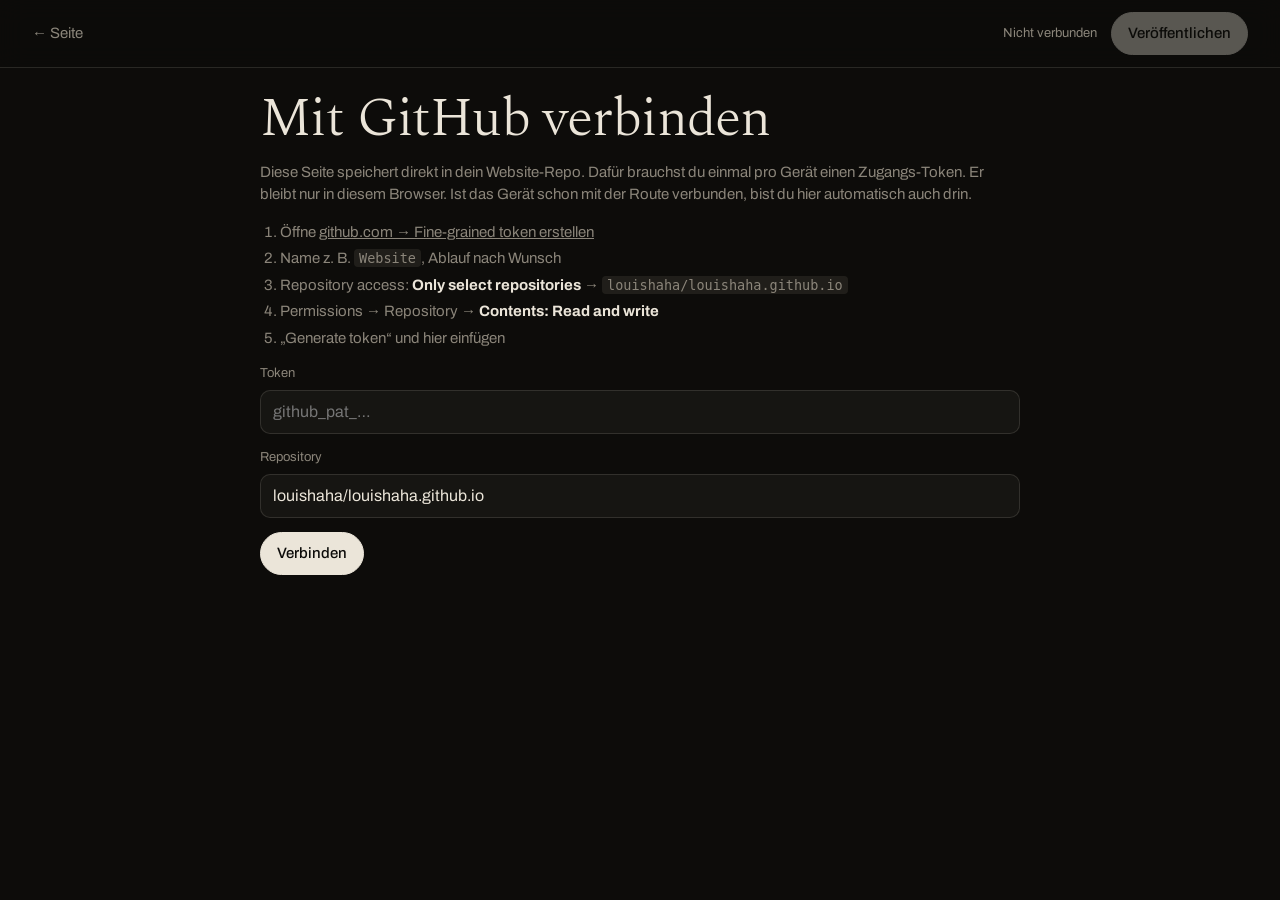
<file: admin/index.html>
<!doctype html>
<html lang="de" data-theme="dark">
<head>
  <meta charset="utf-8">
  <meta name="viewport" content="width=device-width, initial-scale=1, viewport-fit=cover">
  <title>Bearbeiten — Louis Koller</title>
  <meta name="robots" content="noindex, nofollow">
  <meta name="theme-color" content="#0d0c0a">
  <link rel="icon" href="data:image/svg+xml,%3Csvg xmlns='http://www.w3.org/2000/svg' viewBox='0 0 32 32'%3E%3Crect width='32' height='32' fill='%230d0c0a'/%3E%3Ccircle cx='16' cy='16' r='6' fill='%23ff3b1f'/%3E%3C/svg%3E">
  <link rel="stylesheet" href="/assets/css/fonts.css?v=2">
  <link rel="stylesheet" href="/admin/admin.css?v=1">
</head>
<body>
  <header class="bar">
    <a class="bar__back" href="/">← Seite</a>
    <span class="bar__status" data-status aria-live="polite">Lade …</span>
    <button class="btn btn--accent" type="button" data-publish disabled>Veröffentlichen</button>
  </header>
  <nav class="tabs" data-tabs hidden>
    <button type="button" data-tab="photos">Fotos</button>
    <button type="button" data-tab="series">Serien</button>
    <button type="button" data-tab="films">Film</button>
    <button type="button" data-tab="info">Info</button>
    <button type="button" data-tab="settings">Einstellungen</button>
  </nav>
  <main class="main" data-main></main>
  <div class="sheet" data-sheet hidden>
    <div class="sheet__box" data-sheet-box></div>
  </div>
  <div class="toast" data-toast hidden></div>
  <input type="file" accept="image/jpeg,image/png,image/webp,image/heic,image/heif" multiple hidden data-pick-photos>
  <input type="file" accept="video/mp4,video/quicktime,video/webm,.mp4,.mov,.m4v,.webm" hidden data-pick-video>
  <input type="file" accept="image/*" hidden data-pick-poster>
  <script src="/admin/exif.js?v=1"></script>
  <script src="/admin/admin.js?v=1"></script>
</body>
</html>
</file>
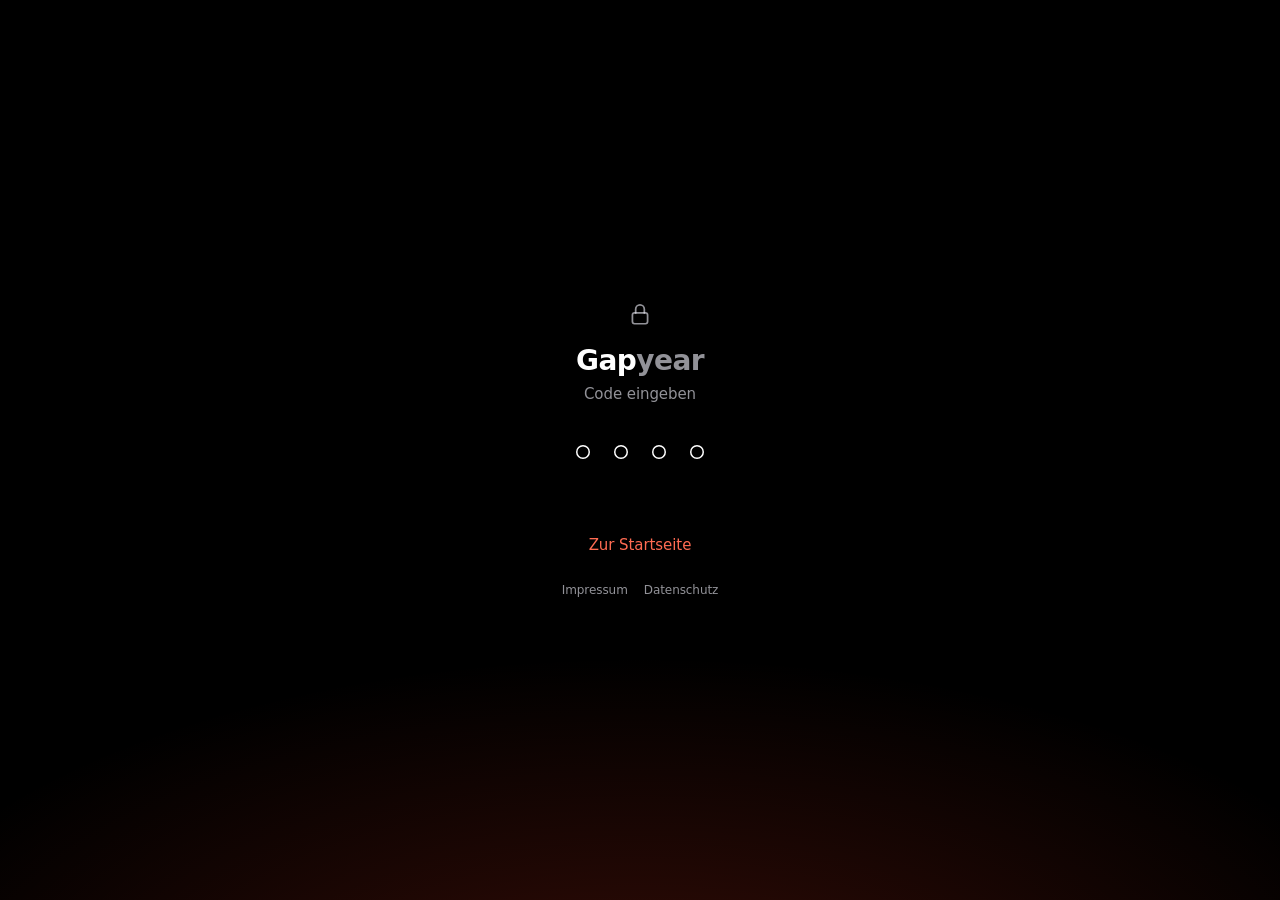
<file: route/admin.html>
<!doctype html>
<html lang="de">
<head>
  <meta charset="utf-8">
  <meta name="viewport" content="width=device-width, initial-scale=1, viewport-fit=cover">
  <title>Route bearbeiten — Louis Koller</title>
  <meta name="robots" content="noindex, nofollow">
  <meta name="theme-color" content="#000000">
  <link rel="icon" href="data:image/svg+xml,%3Csvg xmlns='http://www.w3.org/2000/svg' viewBox='0 0 32 32'%3E%3Crect width='32' height='32' fill='%230d0c0a'/%3E%3Ccircle cx='16' cy='16' r='6' fill='%23ff3b1f'/%3E%3C/svg%3E">
  <link rel="stylesheet" href="vendor/maplibre-gl.css?v=5.24.0">
  <link rel="stylesheet" href="route.css?v=6">
  <script>
    document.documentElement.classList.add("checking");
    try { if (localStorage.getItem("lk-route-key") === "c07e31de") document.documentElement.classList.add("unlocked"); } catch (e) {}
  </script>
</head>
<body>
  <div class="gate" data-gate>
    <div class="gate__box">
      <svg class="gate__lock" viewBox="0 0 24 24" fill="none" stroke="currentColor" stroke-width="1.6" stroke-linecap="round" aria-hidden="true"><rect x="5" y="11" width="14" height="10" rx="2"/><path d="M8 11V7.5a4 4 0 0 1 8 0V11"/></svg>
      <h1 class="gate__title">Gap<em>year</em></h1>
      <p class="gate__sub">Code eingeben</p>
      <div class="code" role="group" aria-label="Code eingeben">
        <input class="code__input" type="text" inputmode="numeric" pattern="[0-9]*" autocomplete="off" maxlength="4" aria-label="Vierstelliger Code">
        <span class="code__slot"></span><span class="code__slot"></span><span class="code__slot"></span><span class="code__slot"></span>
      </div>
      <p class="gate__hint" data-gate-hint aria-live="polite"></p>
      <a class="gate__back" href="/">Zur Startseite</a>
      <p class="legal-links"><a href="/impressum/">Impressum</a><a href="/datenschutz/">Datenschutz</a></p>
    </div>
  </div>

  <div class="adm">
    <header class="adm__bar">
      <a class="chip" href="./"><svg viewBox="0 0 12 20" aria-hidden="true"><path d="M10 2 2 10l8 8" fill="none" stroke="currentColor" stroke-width="2.6" stroke-linecap="round" stroke-linejoin="round"/></svg>Ansicht</a>
      <span class="adm__status" data-status data-kind="" aria-live="polite">Lade …</span>
      <button class="btn btn--accent" type="button" data-publish disabled>Veröffentlichen</button>
    </header>
    <div class="adm__main">
      <section class="adm__side">
        <nav class="tabs" aria-label="Bereiche" data-tabs hidden>
          <div class="seg" style="--n:4">
            <button class="tab" type="button" data-tab="orte">Orte</button>
            <button class="tab" type="button" data-tab="posts">Beiträge</button>
            <button class="tab" type="button" data-tab="here">Standort</button>
            <button class="tab" type="button" data-tab="general">Allgemein</button>
          </div>
        </nav>
        <div data-pane></div>
      </section>
      <div class="adm__map">
        <div class="map" id="map"></div>
        <span class="chip adm__pick" data-pick-hint hidden>Tippe auf die Karte oder ziehe den Marker</span>
      </div>
    </div>
  </div>

  <script src="vendor/maplibre-gl.js?v=5.24.0"></script>
  <script src="common.js?v=4"></script>
  <script src="admin.js?v=4"></script>
</body>
</html>
</file>
<file: assets/css/fonts.css>
/* Self-hosted fonts (no request to Google). Spectral & Archivo, SIL Open Font License 1.1 (see OFL-*.txt). */
@font-face {
  font-family: 'Spectral';
  font-style: normal;
  font-display: swap;
  font-weight: 300;
  src: url(../fonts/spectral-latin-ext-300-normal.woff2) format('woff2');
}
@font-face {
  font-family: 'Spectral';
  font-style: normal;
  font-display: swap;
  font-weight: 300;
  src: url(../fonts/spectral-latin-300-normal.woff2) format('woff2');
}
@font-face {
  font-family: 'Spectral';
  font-style: italic;
  font-display: swap;
  font-weight: 300;
  src: url(../fonts/spectral-latin-ext-300-italic.woff2) format('woff2');
}
@font-face {
  font-family: 'Spectral';
  font-style: italic;
  font-display: swap;
  font-weight: 300;
  src: url(../fonts/spectral-latin-300-italic.woff2) format('woff2');
}
@font-face {
  font-family: 'Spectral';
  font-style: normal;
  font-display: swap;
  font-weight: 400;
  src: url(../fonts/spectral-latin-ext-400-normal.woff2) format('woff2');
}
@font-face {
  font-family: 'Spectral';
  font-style: normal;
  font-display: swap;
  font-weight: 400;
  src: url(../fonts/spectral-latin-400-normal.woff2) format('woff2');
}
@font-face {
  font-family: 'Spectral';
  font-style: italic;
  font-display: swap;
  font-weight: 400;
  src: url(../fonts/spectral-latin-ext-400-italic.woff2) format('woff2');
}
@font-face {
  font-family: 'Spectral';
  font-style: italic;
  font-display: swap;
  font-weight: 400;
  src: url(../fonts/spectral-latin-400-italic.woff2) format('woff2');
}
@font-face {
  font-family: 'Archivo';
  font-style: normal;
  font-display: swap;
  font-weight: 100 900;
  font-stretch: 62% 125%;
  src: url(../fonts/archivo-latin-ext-wdth-normal.woff2) format('woff2');
  unicode-range: U+0100-02BA,U+02BD-02C5,U+02C7-02CC,U+02CE-02D7,U+02DD-02FF,U+0304,U+0308,U+0329,U+1D00-1DBF,U+1E00-1E9F,U+1EF2-1EFF,U+2020,U+20A0-20AB,U+20AD-20C0,U+2113,U+2C60-2C7F,U+A720-A7FF;
}
@font-face {
  font-family: 'Archivo';
  font-style: normal;
  font-display: swap;
  font-weight: 100 900;
  font-stretch: 62% 125%;
  src: url(../fonts/archivo-latin-wdth-normal.woff2) format('woff2');
  unicode-range: U+0000-00FF,U+0131,U+0152-0153,U+02BB-02BC,U+02C6,U+02DA,U+02DC,U+0304,U+0308,U+0329,U+2000-206F,U+20AC,U+2122,U+2191,U+2193,U+2212,U+2215,U+FEFF,U+FFFD;
}
</file>
<file: admin/admin.css>
/* Admin — plain and sturdy, in the colours of the site */
:root {
  --bg: #0d0c0a; --bg2: #161512; --bg3: #201e1a; --fg: #ebe5d9; --muted: #8b857a;
  --line: rgba(235, 229, 217, 0.13); --accent: #ff3b1f; --ok: #7ed37a;
  --serif: "Spectral", Georgia, serif; --sans: "Archivo", "Helvetica Neue", Arial, sans-serif;
  --gutter: clamp(14px, 3vw, 32px);
}
* { box-sizing: border-box; }
html { -webkit-text-size-adjust: 100%; }
body { margin: 0; background: var(--bg); color: var(--fg); font: 15px/1.5 var(--sans); -webkit-font-smoothing: antialiased; }
.sheet-open { overflow: hidden; }
a { color: inherit; }
img { display: block; max-width: 100%; }
[hidden] { display: none !important; }
button { font: inherit; color: inherit; background: none; border: 0; padding: 0; cursor: pointer; }
button:disabled { opacity: 0.35; cursor: default; }
code { font: 0.9em ui-monospace, SFMono-Regular, Menlo, monospace; background: var(--bg3); padding: 1px 5px; border-radius: 4px; }
h1 { font: 300 clamp(2.2rem, 5vw, 3.4rem)/1 var(--serif); letter-spacing: -0.02em; margin: 0 0 8px; }
h1 small, h3 small { font: 400 13px var(--sans); color: var(--muted); margin-left: 8px; letter-spacing: 0; }
h2 { font: 300 1.7rem/1.1 var(--serif); margin: 0 0 6px; }
h3 { font: 500 14px var(--sans); margin: 26px 0 10px; }
.muted { color: var(--muted); }
.small { font-size: 13px; }
.link { color: var(--fg); text-decoration: underline; text-underline-offset: 3px; }

.bar {
  position: sticky; top: 0; z-index: 20;
  display: flex; align-items: center; gap: 14px;
  padding: 12px var(--gutter);
  background: rgba(13, 12, 10, 0.92);
  -webkit-backdrop-filter: blur(12px); backdrop-filter: blur(12px);
  border-bottom: 1px solid var(--line);
}
.bar__back { text-decoration: none; color: var(--muted); }
.bar__status { flex: 1; font-size: 13px; color: var(--muted); text-align: right; overflow: hidden; text-overflow: ellipsis; white-space: nowrap; }
.bar__status[data-kind="dirty"] { color: #f0c46a; }
.bar__status[data-kind="ok"] { color: var(--ok); }
.bar__status[data-kind="err"] { color: var(--accent); white-space: normal; }
.tabs { display: flex; gap: 4px; padding: 10px var(--gutter); overflow-x: auto; border-bottom: 1px solid var(--line); scrollbar-width: none; }
.tabs button { padding: 7px 14px; border-radius: 99px; color: var(--muted); white-space: nowrap; }
.tabs button.is-on { background: var(--fg); color: var(--bg); }

.btn { display: inline-flex; align-items: center; gap: 6px; padding: 9px 16px; border-radius: 99px; border: 1px solid var(--line); background: var(--bg2); white-space: nowrap; }
.btn--accent { background: var(--fg); color: var(--bg); border-color: var(--fg); font-weight: 500; }
.btn--danger { color: var(--accent); border-color: rgba(255, 59, 31, 0.4); }
.btns { display: flex; gap: 8px; flex-wrap: wrap; }

.main { padding: 24px var(--gutter) 80px; }
.pane { max-width: 1200px; margin: 0 auto; }
.narrow { max-width: 760px; }
.head { display: flex; justify-content: space-between; align-items: flex-end; gap: 16px; flex-wrap: wrap; margin-bottom: 18px; }
.head p { margin: 0; }

.field { display: grid; gap: 6px; margin: 0 0 14px; }
.field__l { font-size: 13px; color: var(--muted); }
.field__h { font-size: 12px; color: var(--muted); }
.inp {
  width: 100%; padding: 10px 12px; border-radius: 10px;
  border: 1px solid var(--line); background: var(--bg2); color: var(--fg);
  font: 16px/1.4 var(--sans); /* 16px: no zoom on iPhones */
}
.inp:focus { outline: none; border-color: var(--fg); }
textarea.inp { resize: vertical; }
select.inp { appearance: none; background-image: linear-gradient(45deg, transparent 50%, var(--muted) 50%), linear-gradient(135deg, var(--muted) 50%, transparent 50%); background-position: calc(100% - 18px) 55%, calc(100% - 13px) 55%; background-size: 5px 5px; background-repeat: no-repeat; }
.cols { display: grid; grid-template-columns: 1fr 1fr; gap: 0 12px; }
.cols--3 { grid-template-columns: repeat(3, 1fr); }
.cols--4 { grid-template-columns: repeat(4, 1fr); }
@media (max-width: 640px) { .cols--3, .cols--4 { grid-template-columns: 1fr 1fr; } .cols--3 { grid-template-columns: 1fr; } }
.i18n { margin-top: 2px; }
.i18n summary { font-size: 12.5px; color: var(--muted); cursor: pointer; padding: 4px 0; }
.i18n[open] { display: grid; gap: 6px; }
.i18n__l { font-size: 12px; color: var(--muted); margin-top: 4px; }
.checks { display: flex; flex-wrap: wrap; gap: 8px 18px; margin: 4px 0 8px; }
.checks label { display: inline-flex; gap: 8px; align-items: center; }
.checks input { width: 18px; height: 18px; accent-color: var(--accent); }
.steps { padding-left: 20px; color: var(--muted); }
.steps li { margin: 4px 0; }
.steps b { color: var(--fg); }
.danger { margin-top: 30px; padding-top: 16px; border-top: 1px solid var(--line); display: flex; align-items: center; gap: 12px; flex-wrap: wrap; }

.drop { border: 1px dashed var(--line); border-radius: 12px; padding: 18px; text-align: center; color: var(--muted); margin-bottom: 14px; transition: border-color 0.2s, background 0.2s; }
.drop.is-over { border-color: var(--fg); background: var(--bg2); color: var(--fg); }
@media (hover: none) { .drop { display: none; } }
.filters { display: flex; gap: 6px; flex-wrap: wrap; margin-bottom: 16px; }
.filters button { padding: 5px 12px; border-radius: 99px; border: 1px solid var(--line); color: var(--muted); font-size: 13px; }
.filters button.is-on { color: var(--fg); border-color: var(--fg); }

.cards { list-style: none; margin: 0; padding: 0; display: grid; grid-template-columns: repeat(auto-fill, minmax(170px, 1fr)); gap: 16px 12px; }
@media (max-width: 480px) { .cards { grid-template-columns: 1fr 1fr; gap: 12px 8px; } }
.card__img { display: block; width: 100%; aspect-ratio: 4 / 3; border-radius: 8px; overflow: hidden; background: var(--bg2); }
.card__img img { width: 100%; height: 100%; object-fit: cover; }
.card.is-sel .card__img { outline: 2px solid var(--fg); outline-offset: 2px; }
.card__row { display: flex; justify-content: space-between; align-items: center; gap: 6px; margin-top: 8px; }
.card__t { font-family: var(--serif); font-size: 1.05rem; line-height: 1.15; overflow: hidden; text-overflow: ellipsis; white-space: nowrap; }
.card__s { display: block; font-size: 12px; color: var(--muted); }
.star { font-size: 20px; line-height: 1; color: var(--muted); padding: 4px; margin: -4px; }
.star.is-on { color: #f0c46a; }
.new { color: #f0c46a; font-weight: 500; }

.rows { list-style: none; margin: 0; padding: 0; border-top: 1px solid var(--line); }
.rowitem { display: flex; align-items: center; gap: 10px; border-bottom: 1px solid var(--line); padding: 10px 0; }
.rowitem__main { flex: 1; display: flex; align-items: center; gap: 14px; text-align: left; min-width: 0; }
.rowitem__main img, .ph0 { width: 84px; height: 56px; object-fit: cover; border-radius: 6px; background: var(--bg2); flex: none; }
.rowitem__main > span { display: grid; min-width: 0; }
.rowitem__main b { font: 300 1.4rem/1.15 var(--serif); }
.move { display: inline-flex; gap: 4px; }
.move button { width: 32px; height: 32px; border-radius: 8px; border: 1px solid var(--line); background: var(--bg2); }

.sheet { position: fixed; inset: 0; z-index: 50; background: rgba(0, 0, 0, 0.6); display: flex; justify-content: flex-end; }
.sheet__box { width: min(640px, 100%); height: 100%; overflow-y: auto; background: var(--bg); border-left: 1px solid var(--line); padding: 0 var(--gutter) 60px; overscroll-behavior: contain; }
.sheet__head { position: sticky; top: 0; z-index: 2; display: flex; justify-content: space-between; align-items: center; padding: 14px 0; background: var(--bg); border-bottom: 1px solid var(--line); margin-bottom: 16px; }
.sheet__head h2 { margin: 0; }
.sheet__img { max-height: 280px; width: auto; border-radius: 8px; margin: 0 0 14px; }
@media (max-width: 640px) { .sheet__box { border-left: 0; } }

.strip { list-style: none; margin: 0; padding: 0; display: grid; grid-template-columns: repeat(auto-fill, minmax(120px, 1fr)); gap: 12px 8px; }
.strip li { display: grid; gap: 4px; }
.strip__img { aspect-ratio: 3 / 2; border-radius: 6px; overflow: hidden; }
.strip__img img { width: 100%; height: 100%; object-fit: cover; }
.strip li.is-cover .strip__img { outline: 2px solid #f0c46a; outline-offset: 2px; }
.strip li.is-cover .strip__t::after { content: " · Titelbild"; color: #f0c46a; }
.strip__t { font-size: 12px; color: var(--muted); white-space: nowrap; overflow: hidden; text-overflow: ellipsis; }
.strip .move button { width: 28px; height: 28px; font-size: 13px; }
.more { margin-top: 18px; }
.more summary { cursor: pointer; color: var(--muted); padding: 6px 0; }
.pick { list-style: none; margin: 10px 0 0; padding: 0; display: grid; grid-template-columns: repeat(auto-fill, minmax(100px, 1fr)); gap: 10px 8px; }
.pick button { display: grid; gap: 4px; text-align: left; width: 100%; }
.pick img { aspect-ratio: 3 / 2; width: 100%; object-fit: cover; border-radius: 6px; }
.pick span { font-size: 12px; color: var(--muted); white-space: nowrap; overflow: hidden; text-overflow: ellipsis; }

.facts-ed { list-style: none; margin: 20px 0; padding: 0; display: grid; gap: 14px; }
.facts-ed li { border: 1px solid var(--line); border-radius: 12px; padding: 12px; }
.facts-ed__head { display: flex; justify-content: flex-end; margin-bottom: 8px; }
.facts-ed .cols > div { display: grid; gap: 6px; }

.switch-card { display: flex; gap: 20px; align-items: flex-start; justify-content: space-between; border: 1px solid var(--line); border-radius: 14px; padding: 18px; margin: 18px 0; }
.switch-card.is-on { border-color: var(--fg); }
.switch-card p { margin: 0 0 10px; }
.toggle { position: relative; flex: none; width: 54px; height: 32px; border-radius: 99px; background: var(--bg3); border: 1px solid var(--line); transition: background 0.25s; }
.toggle span { position: absolute; top: 3px; left: 3px; width: 24px; height: 24px; border-radius: 50%; background: var(--fg); transition: transform 0.25s; }
.toggle[aria-checked="true"] { background: var(--accent); border-color: var(--accent); }
.toggle[aria-checked="true"] span { transform: translateX(22px); }

.toast { position: fixed; left: 50%; bottom: max(20px, env(safe-area-inset-bottom)); transform: translateX(-50%); z-index: 60; max-width: min(520px, calc(100vw - 32px)); background: var(--fg); color: var(--bg); padding: 12px 16px; border-radius: 12px; box-shadow: 0 16px 40px rgba(0, 0, 0, 0.4); font-size: 14px; }
</file>
<file: route/vendor/maplibre-gl.css>
.maplibregl-map{font:12px/20px Helvetica Neue,Arial,Helvetica,sans-serif;overflow:hidden;position:relative;-webkit-tap-highlight-color:rgb(0 0 0/0)}.maplibregl-canvas{left:0;position:absolute;top:0}.maplibregl-map:fullscreen{height:100%;width:100%}.maplibregl-ctrl-group button.maplibregl-ctrl-compass{touch-action:none}.maplibregl-canvas-container.maplibregl-interactive,.maplibregl-ctrl-group button.maplibregl-ctrl-compass{cursor:grab;-webkit-user-select:none;-moz-user-select:none;user-select:none}.maplibregl-canvas-container.maplibregl-interactive.maplibregl-track-pointer{cursor:pointer}.maplibregl-canvas-container.maplibregl-interactive:active,.maplibregl-ctrl-group button.maplibregl-ctrl-compass:active{cursor:grabbing}.maplibregl-canvas-container.maplibregl-touch-zoom-rotate,.maplibregl-canvas-container.maplibregl-touch-zoom-rotate .maplibregl-canvas{touch-action:pan-x pan-y}.maplibregl-canvas-container.maplibregl-touch-drag-pan,.maplibregl-canvas-container.maplibregl-touch-drag-pan .maplibregl-canvas{touch-action:pinch-zoom}.maplibregl-canvas-container.maplibregl-touch-zoom-rotate.maplibregl-touch-drag-pan,.maplibregl-canvas-container.maplibregl-touch-zoom-rotate.maplibregl-touch-drag-pan .maplibregl-canvas{touch-action:none}.maplibregl-canvas-container.maplibregl-touch-drag-pan.maplibregl-cooperative-gestures,.maplibregl-canvas-container.maplibregl-touch-drag-pan.maplibregl-cooperative-gestures .maplibregl-canvas{touch-action:pan-x pan-y}.maplibregl-ctrl-bottom-left,.maplibregl-ctrl-bottom-right,.maplibregl-ctrl-top-left,.maplibregl-ctrl-top-right{pointer-events:none;position:absolute;z-index:2}.maplibregl-ctrl-top-left{left:0;top:0}.maplibregl-ctrl-top-right{right:0;top:0}.maplibregl-ctrl-bottom-left{bottom:0;left:0}.maplibregl-ctrl-bottom-right{bottom:0;right:0}.maplibregl-ctrl{clear:both;pointer-events:auto;transform:translate(0)}.maplibregl-ctrl-top-left .maplibregl-ctrl{float:left;margin:10px 0 0 10px}.maplibregl-ctrl-top-right .maplibregl-ctrl{float:right;margin:10px 10px 0 0}.maplibregl-ctrl-bottom-left .maplibregl-ctrl{float:left;margin:0 0 10px 10px}.maplibregl-ctrl-bottom-right .maplibregl-ctrl{float:right;margin:0 10px 10px 0}.maplibregl-ctrl-group{background:#fff;border-radius:4px}.maplibregl-ctrl-group:not(:empty){box-shadow:0 0 0 2px rgba(0,0,0,.1)}@media (forced-colors:active){.maplibregl-ctrl-group:not(:empty){box-shadow:0 0 0 2px ButtonText}}.maplibregl-ctrl-group button{background-color:transparent;border:0;box-sizing:border-box;cursor:pointer;display:block;height:29px;outline:none;padding:0;width:29px}.maplibregl-ctrl-group button+button{border-top:1px solid #ddd}.maplibregl-ctrl button .maplibregl-ctrl-icon{background-position:50%;background-repeat:no-repeat;display:block;height:100%;width:100%}@media (forced-colors:active){.maplibregl-ctrl-icon{background-color:transparent}.maplibregl-ctrl-group button+button{border-top:1px solid ButtonText}}.maplibregl-ctrl button::-moz-focus-inner{border:0;padding:0}.maplibregl-ctrl-attrib-button:focus,.maplibregl-ctrl-group button:focus{box-shadow:0 0 2px 2px #0096ff}.maplibregl-ctrl button:disabled{cursor:not-allowed}.maplibregl-ctrl button:disabled .maplibregl-ctrl-icon{opacity:.25}@media (hover:hover){.maplibregl-ctrl button:not(:disabled):hover{background-color:rgba(0,0,0,.05)}}.maplibregl-ctrl button:not(:disabled):active{background-color:rgba(0,0,0,.05)}.maplibregl-ctrl-group button:focus:focus-visible{box-shadow:0 0 2px 2px #0096ff}.maplibregl-ctrl-group button:focus:not(:focus-visible){box-shadow:none}.maplibregl-ctrl-group button:focus:first-child{border-radius:4px 4px 0 0}.maplibregl-ctrl-group button:focus:last-child{border-radius:0 0 4px 4px}.maplibregl-ctrl-group button:focus:only-child{border-radius:inherit}.maplibregl-ctrl button.maplibregl-ctrl-zoom-out .maplibregl-ctrl-icon{background-image:url("data:image/svg+xml;charset=utf-8,%3Csvg xmlns='http://www.w3.org/2000/svg' width='29' height='29' fill='%23333' viewBox='0 0 29 29'%3E%3Cpath d='M10 13c-.75 0-1.5.75-1.5 1.5S9.25 16 10 16h9c.75 0 1.5-.75 1.5-1.5S19.75 13 19 13z'/%3E%3C/svg%3E")}.maplibregl-ctrl button.maplibregl-ctrl-zoom-in .maplibregl-ctrl-icon{background-image:url("data:image/svg+xml;charset=utf-8,%3Csvg xmlns='http://www.w3.org/2000/svg' width='29' height='29' fill='%23333' viewBox='0 0 29 29'%3E%3Cpath d='M14.5 8.5c-.75 0-1.5.75-1.5 1.5v3h-3c-.75 0-1.5.75-1.5 1.5S9.25 16 10 16h3v3c0 .75.75 1.5 1.5 1.5S16 19.75 16 19v-3h3c.75 0 1.5-.75 1.5-1.5S19.75 13 19 13h-3v-3c0-.75-.75-1.5-1.5-1.5'/%3E%3C/svg%3E")}@media (forced-colors:active){.maplibregl-ctrl button.maplibregl-ctrl-zoom-out .maplibregl-ctrl-icon{background-image:url("data:image/svg+xml;charset=utf-8,%3Csvg xmlns='http://www.w3.org/2000/svg' width='29' height='29' fill='%23fff' viewBox='0 0 29 29'%3E%3Cpath d='M10 13c-.75 0-1.5.75-1.5 1.5S9.25 16 10 16h9c.75 0 1.5-.75 1.5-1.5S19.75 13 19 13z'/%3E%3C/svg%3E")}.maplibregl-ctrl button.maplibregl-ctrl-zoom-in .maplibregl-ctrl-icon{background-image:url("data:image/svg+xml;charset=utf-8,%3Csvg xmlns='http://www.w3.org/2000/svg' width='29' height='29' fill='%23fff' viewBox='0 0 29 29'%3E%3Cpath d='M14.5 8.5c-.75 0-1.5.75-1.5 1.5v3h-3c-.75 0-1.5.75-1.5 1.5S9.25 16 10 16h3v3c0 .75.75 1.5 1.5 1.5S16 19.75 16 19v-3h3c.75 0 1.5-.75 1.5-1.5S19.75 13 19 13h-3v-3c0-.75-.75-1.5-1.5-1.5'/%3E%3C/svg%3E")}}@media (forced-colors:active) and (prefers-color-scheme:light){.maplibregl-ctrl button.maplibregl-ctrl-zoom-out .maplibregl-ctrl-icon{background-image:url("data:image/svg+xml;charset=utf-8,%3Csvg xmlns='http://www.w3.org/2000/svg' width='29' height='29' viewBox='0 0 29 29'%3E%3Cpath d='M10 13c-.75 0-1.5.75-1.5 1.5S9.25 16 10 16h9c.75 0 1.5-.75 1.5-1.5S19.75 13 19 13z'/%3E%3C/svg%3E")}.maplibregl-ctrl button.maplibregl-ctrl-zoom-in .maplibregl-ctrl-icon{background-image:url("data:image/svg+xml;charset=utf-8,%3Csvg xmlns='http://www.w3.org/2000/svg' width='29' height='29' viewBox='0 0 29 29'%3E%3Cpath d='M14.5 8.5c-.75 0-1.5.75-1.5 1.5v3h-3c-.75 0-1.5.75-1.5 1.5S9.25 16 10 16h3v3c0 .75.75 1.5 1.5 1.5S16 19.75 16 19v-3h3c.75 0 1.5-.75 1.5-1.5S19.75 13 19 13h-3v-3c0-.75-.75-1.5-1.5-1.5'/%3E%3C/svg%3E")}}.maplibregl-ctrl button.maplibregl-ctrl-fullscreen .maplibregl-ctrl-icon{background-image:url("data:image/svg+xml;charset=utf-8,%3Csvg xmlns='http://www.w3.org/2000/svg' width='29' height='29' fill='%23333' viewBox='0 0 29 29'%3E%3Cpath d='M24 16v5.5c0 1.75-.75 2.5-2.5 2.5H16v-1l3-1.5-4-5.5 1-1 5.5 4 1.5-3zM6 16l1.5 3 5.5-4 1 1-4 5.5 3 1.5v1H7.5C5.75 24 5 23.25 5 21.5V16zm7-11v1l-3 1.5 4 5.5-1 1-5.5-4L6 13H5V7.5C5 5.75 5.75 5 7.5 5zm11 2.5c0-1.75-.75-2.5-2.5-2.5H16v1l3 1.5-4 5.5 1 1 5.5-4 1.5 3h1z'/%3E%3C/svg%3E")}.maplibregl-ctrl button.maplibregl-ctrl-shrink .maplibregl-ctrl-icon{background-image:url("data:image/svg+xml;charset=utf-8,%3Csvg xmlns='http://www.w3.org/2000/svg' width='29' height='29' viewBox='0 0 29 29'%3E%3Cpath d='M18.5 16c-1.75 0-2.5.75-2.5 2.5V24h1l1.5-3 5.5 4 1-1-4-5.5 3-1.5v-1zM13 18.5c0-1.75-.75-2.5-2.5-2.5H5v1l3 1.5L4 24l1 1 5.5-4 1.5 3h1zm3-8c0 1.75.75 2.5 2.5 2.5H24v-1l-3-1.5L25 5l-1-1-5.5 4L17 5h-1zM10.5 13c1.75 0 2.5-.75 2.5-2.5V5h-1l-1.5 3L5 4 4 5l4 5.5L5 12v1z'/%3E%3C/svg%3E")}@media (forced-colors:active){.maplibregl-ctrl button.maplibregl-ctrl-fullscreen .maplibregl-ctrl-icon{background-image:url("data:image/svg+xml;charset=utf-8,%3Csvg xmlns='http://www.w3.org/2000/svg' width='29' height='29' fill='%23fff' viewBox='0 0 29 29'%3E%3Cpath d='M24 16v5.5c0 1.75-.75 2.5-2.5 2.5H16v-1l3-1.5-4-5.5 1-1 5.5 4 1.5-3zM6 16l1.5 3 5.5-4 1 1-4 5.5 3 1.5v1H7.5C5.75 24 5 23.25 5 21.5V16zm7-11v1l-3 1.5 4 5.5-1 1-5.5-4L6 13H5V7.5C5 5.75 5.75 5 7.5 5zm11 2.5c0-1.75-.75-2.5-2.5-2.5H16v1l3 1.5-4 5.5 1 1 5.5-4 1.5 3h1z'/%3E%3C/svg%3E")}.maplibregl-ctrl button.maplibregl-ctrl-shrink .maplibregl-ctrl-icon{background-image:url("data:image/svg+xml;charset=utf-8,%3Csvg xmlns='http://www.w3.org/2000/svg' width='29' height='29' fill='%23fff' viewBox='0 0 29 29'%3E%3Cpath d='M18.5 16c-1.75 0-2.5.75-2.5 2.5V24h1l1.5-3 5.5 4 1-1-4-5.5 3-1.5v-1zM13 18.5c0-1.75-.75-2.5-2.5-2.5H5v1l3 1.5L4 24l1 1 5.5-4 1.5 3h1zm3-8c0 1.75.75 2.5 2.5 2.5H24v-1l-3-1.5L25 5l-1-1-5.5 4L17 5h-1zM10.5 13c1.75 0 2.5-.75 2.5-2.5V5h-1l-1.5 3L5 4 4 5l4 5.5L5 12v1z'/%3E%3C/svg%3E")}}@media (forced-colors:active) and (prefers-color-scheme:light){.maplibregl-ctrl button.maplibregl-ctrl-fullscreen .maplibregl-ctrl-icon{background-image:url("data:image/svg+xml;charset=utf-8,%3Csvg xmlns='http://www.w3.org/2000/svg' width='29' height='29' viewBox='0 0 29 29'%3E%3Cpath d='M24 16v5.5c0 1.75-.75 2.5-2.5 2.5H16v-1l3-1.5-4-5.5 1-1 5.5 4 1.5-3zM6 16l1.5 3 5.5-4 1 1-4 5.5 3 1.5v1H7.5C5.75 24 5 23.25 5 21.5V16zm7-11v1l-3 1.5 4 5.5-1 1-5.5-4L6 13H5V7.5C5 5.75 5.75 5 7.5 5zm11 2.5c0-1.75-.75-2.5-2.5-2.5H16v1l3 1.5-4 5.5 1 1 5.5-4 1.5 3h1z'/%3E%3C/svg%3E")}.maplibregl-ctrl button.maplibregl-ctrl-shrink .maplibregl-ctrl-icon{background-image:url("data:image/svg+xml;charset=utf-8,%3Csvg xmlns='http://www.w3.org/2000/svg' width='29' height='29' viewBox='0 0 29 29'%3E%3Cpath d='M18.5 16c-1.75 0-2.5.75-2.5 2.5V24h1l1.5-3 5.5 4 1-1-4-5.5 3-1.5v-1zM13 18.5c0-1.75-.75-2.5-2.5-2.5H5v1l3 1.5L4 24l1 1 5.5-4 1.5 3h1zm3-8c0 1.75.75 2.5 2.5 2.5H24v-1l-3-1.5L25 5l-1-1-5.5 4L17 5h-1zM10.5 13c1.75 0 2.5-.75 2.5-2.5V5h-1l-1.5 3L5 4 4 5l4 5.5L5 12v1z'/%3E%3C/svg%3E")}}.maplibregl-ctrl button.maplibregl-ctrl-compass .maplibregl-ctrl-icon{background-image:url("data:image/svg+xml;charset=utf-8,%3Csvg xmlns='http://www.w3.org/2000/svg' width='29' height='29' fill='%23333' viewBox='0 0 29 29'%3E%3Cpath d='m10.5 14 4-8 4 8z'/%3E%3Cpath fill='%23ccc' d='m10.5 16 4 8 4-8z'/%3E%3C/svg%3E")}@media (forced-colors:active){.maplibregl-ctrl button.maplibregl-ctrl-compass .maplibregl-ctrl-icon{background-image:url("data:image/svg+xml;charset=utf-8,%3Csvg xmlns='http://www.w3.org/2000/svg' width='29' height='29' fill='%23fff' viewBox='0 0 29 29'%3E%3Cpath d='m10.5 14 4-8 4 8z'/%3E%3Cpath fill='%23ccc' d='m10.5 16 4 8 4-8z'/%3E%3C/svg%3E")}}@media (forced-colors:active) and (prefers-color-scheme:light){.maplibregl-ctrl button.maplibregl-ctrl-compass .maplibregl-ctrl-icon{background-image:url("data:image/svg+xml;charset=utf-8,%3Csvg xmlns='http://www.w3.org/2000/svg' width='29' height='29' viewBox='0 0 29 29'%3E%3Cpath d='m10.5 14 4-8 4 8z'/%3E%3Cpath fill='%23ccc' d='m10.5 16 4 8 4-8z'/%3E%3C/svg%3E")}}.maplibregl-ctrl button.maplibregl-ctrl-globe .maplibregl-ctrl-icon{background-image:url("data:image/svg+xml;charset=utf-8,%3Csvg xmlns='http://www.w3.org/2000/svg' width='22' height='22' fill='none' stroke='%23333' viewBox='0 0 22 22'%3E%3Ccircle cx='11' cy='11' r='8.5'/%3E%3Cpath d='M17.5 11c0 4.819-3.02 8.5-6.5 8.5S4.5 15.819 4.5 11 7.52 2.5 11 2.5s6.5 3.681 6.5 8.5Z'/%3E%3Cpath d='M13.5 11c0 2.447-.331 4.64-.853 6.206-.262.785-.562 1.384-.872 1.777-.314.399-.58.517-.775.517s-.461-.118-.775-.517c-.31-.393-.61-.992-.872-1.777C8.831 15.64 8.5 13.446 8.5 11s.331-4.64.853-6.206c.262-.785.562-1.384.872-1.777.314-.399.58-.517.775-.517s.461.118.775.517c.31.393.61.992.872 1.777.522 1.565.853 3.76.853 6.206Z'/%3E%3Cpath d='M11 7.5c-1.909 0-3.622-.166-4.845-.428-.616-.132-1.08-.283-1.379-.434a1.3 1.3 0 0 1-.224-.138q.07-.058.224-.138c.299-.151.763-.302 1.379-.434C7.378 5.666 9.091 5.5 11 5.5s3.622.166 4.845.428c.616.132 1.08.283 1.379.434.105.053.177.1.224.138q-.07.058-.224.138c-.299.151-.763.302-1.379.434-1.223.262-2.936.428-4.845.428ZM4.486 6.436ZM11 16.5c-1.909 0-3.622-.166-4.845-.428-.616-.132-1.08-.283-1.379-.434a1.3 1.3 0 0 1-.224-.138 1.3 1.3 0 0 1 .224-.138c.299-.151.763-.302 1.379-.434C7.378 14.666 9.091 14.5 11 14.5s3.622.166 4.845.428c.616.132 1.08.283 1.379.434.105.053.177.1.224.138a1.3 1.3 0 0 1-.224.138c-.299.151-.763.302-1.379.434-1.223.262-2.936.428-4.845.428Zm-6.514-1.064ZM11 12.5c-2.46 0-4.672-.222-6.255-.574-.796-.177-1.406-.38-1.805-.59a1.5 1.5 0 0 1-.39-.272.3.3 0 0 1-.047-.064.3.3 0 0 1 .048-.064c.066-.073.189-.167.389-.272.399-.21 1.009-.413 1.805-.59C6.328 9.722 8.54 9.5 11 9.5s4.672.222 6.256.574c.795.177 1.405.38 1.804.59.2.105.323.2.39.272a.3.3 0 0 1 .047.064.3.3 0 0 1-.048.064 1.4 1.4 0 0 1-.389.272c-.399.21-1.009.413-1.804.59-1.584.352-3.796.574-6.256.574Zm-8.501-1.51v.002zm0 .018v.002zm17.002.002v-.002zm0-.018v-.002z'/%3E%3C/svg%3E")}.maplibregl-ctrl button.maplibregl-ctrl-globe-enabled .maplibregl-ctrl-icon{background-image:url("data:image/svg+xml;charset=utf-8,%3Csvg xmlns='http://www.w3.org/2000/svg' width='22' height='22' fill='none' stroke='%2333b5e5' viewBox='0 0 22 22'%3E%3Ccircle cx='11' cy='11' r='8.5'/%3E%3Cpath d='M17.5 11c0 4.819-3.02 8.5-6.5 8.5S4.5 15.819 4.5 11 7.52 2.5 11 2.5s6.5 3.681 6.5 8.5Z'/%3E%3Cpath d='M13.5 11c0 2.447-.331 4.64-.853 6.206-.262.785-.562 1.384-.872 1.777-.314.399-.58.517-.775.517s-.461-.118-.775-.517c-.31-.393-.61-.992-.872-1.777C8.831 15.64 8.5 13.446 8.5 11s.331-4.64.853-6.206c.262-.785.562-1.384.872-1.777.314-.399.58-.517.775-.517s.461.118.775.517c.31.393.61.992.872 1.777.522 1.565.853 3.76.853 6.206Z'/%3E%3Cpath d='M11 7.5c-1.909 0-3.622-.166-4.845-.428-.616-.132-1.08-.283-1.379-.434a1.3 1.3 0 0 1-.224-.138q.07-.058.224-.138c.299-.151.763-.302 1.379-.434C7.378 5.666 9.091 5.5 11 5.5s3.622.166 4.845.428c.616.132 1.08.283 1.379.434.105.053.177.1.224.138q-.07.058-.224.138c-.299.151-.763.302-1.379.434-1.223.262-2.936.428-4.845.428ZM4.486 6.436ZM11 16.5c-1.909 0-3.622-.166-4.845-.428-.616-.132-1.08-.283-1.379-.434a1.3 1.3 0 0 1-.224-.138 1.3 1.3 0 0 1 .224-.138c.299-.151.763-.302 1.379-.434C7.378 14.666 9.091 14.5 11 14.5s3.622.166 4.845.428c.616.132 1.08.283 1.379.434.105.053.177.1.224.138a1.3 1.3 0 0 1-.224.138c-.299.151-.763.302-1.379.434-1.223.262-2.936.428-4.845.428Zm-6.514-1.064ZM11 12.5c-2.46 0-4.672-.222-6.255-.574-.796-.177-1.406-.38-1.805-.59a1.5 1.5 0 0 1-.39-.272.3.3 0 0 1-.047-.064.3.3 0 0 1 .048-.064c.066-.073.189-.167.389-.272.399-.21 1.009-.413 1.805-.59C6.328 9.722 8.54 9.5 11 9.5s4.672.222 6.256.574c.795.177 1.405.38 1.804.59.2.105.323.2.39.272a.3.3 0 0 1 .047.064.3.3 0 0 1-.048.064 1.4 1.4 0 0 1-.389.272c-.399.21-1.009.413-1.804.59-1.584.352-3.796.574-6.256.574Zm-8.501-1.51v.002zm0 .018v.002zm17.002.002v-.002zm0-.018v-.002z'/%3E%3C/svg%3E")}.maplibregl-ctrl button.maplibregl-ctrl-terrain .maplibregl-ctrl-icon{background-image:url("data:image/svg+xml;charset=utf-8,%3Csvg xmlns='http://www.w3.org/2000/svg' width='22' height='22' fill='%23333' viewBox='0 0 22 22'%3E%3Cpath d='m1.754 13.406 4.453-4.851 3.09 3.09 3.281 3.277.969-.969-3.309-3.312 3.844-4.121 6.148 6.886h1.082v-.855l-7.207-8.07-4.84 5.187L6.169 6.57l-5.48 5.965v.871ZM.688 16.844h20.625v1.375H.688Zm0 0'/%3E%3C/svg%3E")}.maplibregl-ctrl button.maplibregl-ctrl-terrain-enabled .maplibregl-ctrl-icon{background-image:url("data:image/svg+xml;charset=utf-8,%3Csvg xmlns='http://www.w3.org/2000/svg' width='22' height='22' fill='%2333b5e5' viewBox='0 0 22 22'%3E%3Cpath d='m1.754 13.406 4.453-4.851 3.09 3.09 3.281 3.277.969-.969-3.309-3.312 3.844-4.121 6.148 6.886h1.082v-.855l-7.207-8.07-4.84 5.187L6.169 6.57l-5.48 5.965v.871ZM.688 16.844h20.625v1.375H.688Zm0 0'/%3E%3C/svg%3E")}.maplibregl-ctrl button.maplibregl-ctrl-geolocate .maplibregl-ctrl-icon{background-image:url("data:image/svg+xml;charset=utf-8,%3Csvg xmlns='http://www.w3.org/2000/svg' width='29' height='29' fill='%23333' viewBox='0 0 20 20'%3E%3Cpath d='M10 4C9 4 9 5 9 5v.1A5 5 0 0 0 5.1 9H5s-1 0-1 1 1 1 1 1h.1A5 5 0 0 0 9 14.9v.1s0 1 1 1 1-1 1-1v-.1a5 5 0 0 0 3.9-3.9h.1s1 0 1-1-1-1-1-1h-.1A5 5 0 0 0 11 5.1V5s0-1-1-1m0 2.5a3.5 3.5 0 1 1 0 7 3.5 3.5 0 1 1 0-7'/%3E%3Ccircle cx='10' cy='10' r='2'/%3E%3C/svg%3E")}.maplibregl-ctrl button.maplibregl-ctrl-geolocate:disabled .maplibregl-ctrl-icon{background-image:url("data:image/svg+xml;charset=utf-8,%3Csvg xmlns='http://www.w3.org/2000/svg' width='29' height='29' fill='%23aaa' viewBox='0 0 20 20'%3E%3Cpath d='M10 4C9 4 9 5 9 5v.1A5 5 0 0 0 5.1 9H5s-1 0-1 1 1 1 1 1h.1A5 5 0 0 0 9 14.9v.1s0 1 1 1 1-1 1-1v-.1a5 5 0 0 0 3.9-3.9h.1s1 0 1-1-1-1-1-1h-.1A5 5 0 0 0 11 5.1V5s0-1-1-1m0 2.5a3.5 3.5 0 1 1 0 7 3.5 3.5 0 1 1 0-7'/%3E%3Ccircle cx='10' cy='10' r='2'/%3E%3Cpath fill='red' d='m14 5 1 1-9 9-1-1z'/%3E%3C/svg%3E")}.maplibregl-ctrl button.maplibregl-ctrl-geolocate.maplibregl-ctrl-geolocate-active .maplibregl-ctrl-icon{background-image:url("data:image/svg+xml;charset=utf-8,%3Csvg xmlns='http://www.w3.org/2000/svg' width='29' height='29' fill='%2333b5e5' viewBox='0 0 20 20'%3E%3Cpath d='M10 4C9 4 9 5 9 5v.1A5 5 0 0 0 5.1 9H5s-1 0-1 1 1 1 1 1h.1A5 5 0 0 0 9 14.9v.1s0 1 1 1 1-1 1-1v-.1a5 5 0 0 0 3.9-3.9h.1s1 0 1-1-1-1-1-1h-.1A5 5 0 0 0 11 5.1V5s0-1-1-1m0 2.5a3.5 3.5 0 1 1 0 7 3.5 3.5 0 1 1 0-7'/%3E%3Ccircle cx='10' cy='10' r='2'/%3E%3C/svg%3E")}.maplibregl-ctrl button.maplibregl-ctrl-geolocate.maplibregl-ctrl-geolocate-active-error .maplibregl-ctrl-icon{background-image:url("data:image/svg+xml;charset=utf-8,%3Csvg xmlns='http://www.w3.org/2000/svg' width='29' height='29' fill='%23e58978' viewBox='0 0 20 20'%3E%3Cpath d='M10 4C9 4 9 5 9 5v.1A5 5 0 0 0 5.1 9H5s-1 0-1 1 1 1 1 1h.1A5 5 0 0 0 9 14.9v.1s0 1 1 1 1-1 1-1v-.1a5 5 0 0 0 3.9-3.9h.1s1 0 1-1-1-1-1-1h-.1A5 5 0 0 0 11 5.1V5s0-1-1-1m0 2.5a3.5 3.5 0 1 1 0 7 3.5 3.5 0 1 1 0-7'/%3E%3Ccircle cx='10' cy='10' r='2'/%3E%3C/svg%3E")}.maplibregl-ctrl button.maplibregl-ctrl-geolocate.maplibregl-ctrl-geolocate-background .maplibregl-ctrl-icon{background-image:url("data:image/svg+xml;charset=utf-8,%3Csvg xmlns='http://www.w3.org/2000/svg' width='29' height='29' fill='%2333b5e5' viewBox='0 0 20 20'%3E%3Cpath d='M10 4C9 4 9 5 9 5v.1A5 5 0 0 0 5.1 9H5s-1 0-1 1 1 1 1 1h.1A5 5 0 0 0 9 14.9v.1s0 1 1 1 1-1 1-1v-.1a5 5 0 0 0 3.9-3.9h.1s1 0 1-1-1-1-1-1h-.1A5 5 0 0 0 11 5.1V5s0-1-1-1m0 2.5a3.5 3.5 0 1 1 0 7 3.5 3.5 0 1 1 0-7'/%3E%3C/svg%3E")}.maplibregl-ctrl button.maplibregl-ctrl-geolocate.maplibregl-ctrl-geolocate-background-error .maplibregl-ctrl-icon{background-image:url("data:image/svg+xml;charset=utf-8,%3Csvg xmlns='http://www.w3.org/2000/svg' width='29' height='29' fill='%23e54e33' viewBox='0 0 20 20'%3E%3Cpath d='M10 4C9 4 9 5 9 5v.1A5 5 0 0 0 5.1 9H5s-1 0-1 1 1 1 1 1h.1A5 5 0 0 0 9 14.9v.1s0 1 1 1 1-1 1-1v-.1a5 5 0 0 0 3.9-3.9h.1s1 0 1-1-1-1-1-1h-.1A5 5 0 0 0 11 5.1V5s0-1-1-1m0 2.5a3.5 3.5 0 1 1 0 7 3.5 3.5 0 1 1 0-7'/%3E%3C/svg%3E")}.maplibregl-ctrl button.maplibregl-ctrl-geolocate.maplibregl-ctrl-geolocate-waiting .maplibregl-ctrl-icon{animation:maplibregl-spin 2s linear infinite}@media (forced-colors:active){.maplibregl-ctrl button.maplibregl-ctrl-geolocate .maplibregl-ctrl-icon{background-image:url("data:image/svg+xml;charset=utf-8,%3Csvg xmlns='http://www.w3.org/2000/svg' width='29' height='29' fill='%23fff' viewBox='0 0 20 20'%3E%3Cpath d='M10 4C9 4 9 5 9 5v.1A5 5 0 0 0 5.1 9H5s-1 0-1 1 1 1 1 1h.1A5 5 0 0 0 9 14.9v.1s0 1 1 1 1-1 1-1v-.1a5 5 0 0 0 3.9-3.9h.1s1 0 1-1-1-1-1-1h-.1A5 5 0 0 0 11 5.1V5s0-1-1-1m0 2.5a3.5 3.5 0 1 1 0 7 3.5 3.5 0 1 1 0-7'/%3E%3Ccircle cx='10' cy='10' r='2'/%3E%3C/svg%3E")}.maplibregl-ctrl button.maplibregl-ctrl-geolocate:disabled .maplibregl-ctrl-icon{background-image:url("data:image/svg+xml;charset=utf-8,%3Csvg xmlns='http://www.w3.org/2000/svg' width='29' height='29' fill='%23999' viewBox='0 0 20 20'%3E%3Cpath d='M10 4C9 4 9 5 9 5v.1A5 5 0 0 0 5.1 9H5s-1 0-1 1 1 1 1 1h.1A5 5 0 0 0 9 14.9v.1s0 1 1 1 1-1 1-1v-.1a5 5 0 0 0 3.9-3.9h.1s1 0 1-1-1-1-1-1h-.1A5 5 0 0 0 11 5.1V5s0-1-1-1m0 2.5a3.5 3.5 0 1 1 0 7 3.5 3.5 0 1 1 0-7'/%3E%3Ccircle cx='10' cy='10' r='2'/%3E%3Cpath fill='red' d='m14 5 1 1-9 9-1-1z'/%3E%3C/svg%3E")}.maplibregl-ctrl button.maplibregl-ctrl-geolocate.maplibregl-ctrl-geolocate-active .maplibregl-ctrl-icon{background-image:url("data:image/svg+xml;charset=utf-8,%3Csvg xmlns='http://www.w3.org/2000/svg' width='29' height='29' fill='%2333b5e5' viewBox='0 0 20 20'%3E%3Cpath d='M10 4C9 4 9 5 9 5v.1A5 5 0 0 0 5.1 9H5s-1 0-1 1 1 1 1 1h.1A5 5 0 0 0 9 14.9v.1s0 1 1 1 1-1 1-1v-.1a5 5 0 0 0 3.9-3.9h.1s1 0 1-1-1-1-1-1h-.1A5 5 0 0 0 11 5.1V5s0-1-1-1m0 2.5a3.5 3.5 0 1 1 0 7 3.5 3.5 0 1 1 0-7'/%3E%3Ccircle cx='10' cy='10' r='2'/%3E%3C/svg%3E")}.maplibregl-ctrl button.maplibregl-ctrl-geolocate.maplibregl-ctrl-geolocate-active-error .maplibregl-ctrl-icon{background-image:url("data:image/svg+xml;charset=utf-8,%3Csvg xmlns='http://www.w3.org/2000/svg' width='29' height='29' fill='%23e58978' viewBox='0 0 20 20'%3E%3Cpath d='M10 4C9 4 9 5 9 5v.1A5 5 0 0 0 5.1 9H5s-1 0-1 1 1 1 1 1h.1A5 5 0 0 0 9 14.9v.1s0 1 1 1 1-1 1-1v-.1a5 5 0 0 0 3.9-3.9h.1s1 0 1-1-1-1-1-1h-.1A5 5 0 0 0 11 5.1V5s0-1-1-1m0 2.5a3.5 3.5 0 1 1 0 7 3.5 3.5 0 1 1 0-7'/%3E%3Ccircle cx='10' cy='10' r='2'/%3E%3C/svg%3E")}.maplibregl-ctrl button.maplibregl-ctrl-geolocate.maplibregl-ctrl-geolocate-background .maplibregl-ctrl-icon{background-image:url("data:image/svg+xml;charset=utf-8,%3Csvg xmlns='http://www.w3.org/2000/svg' width='29' height='29' fill='%2333b5e5' viewBox='0 0 20 20'%3E%3Cpath d='M10 4C9 4 9 5 9 5v.1A5 5 0 0 0 5.1 9H5s-1 0-1 1 1 1 1 1h.1A5 5 0 0 0 9 14.9v.1s0 1 1 1 1-1 1-1v-.1a5 5 0 0 0 3.9-3.9h.1s1 0 1-1-1-1-1-1h-.1A5 5 0 0 0 11 5.1V5s0-1-1-1m0 2.5a3.5 3.5 0 1 1 0 7 3.5 3.5 0 1 1 0-7'/%3E%3C/svg%3E")}.maplibregl-ctrl button.maplibregl-ctrl-geolocate.maplibregl-ctrl-geolocate-background-error .maplibregl-ctrl-icon{background-image:url("data:image/svg+xml;charset=utf-8,%3Csvg xmlns='http://www.w3.org/2000/svg' width='29' height='29' fill='%23e54e33' viewBox='0 0 20 20'%3E%3Cpath d='M10 4C9 4 9 5 9 5v.1A5 5 0 0 0 5.1 9H5s-1 0-1 1 1 1 1 1h.1A5 5 0 0 0 9 14.9v.1s0 1 1 1 1-1 1-1v-.1a5 5 0 0 0 3.9-3.9h.1s1 0 1-1-1-1-1-1h-.1A5 5 0 0 0 11 5.1V5s0-1-1-1m0 2.5a3.5 3.5 0 1 1 0 7 3.5 3.5 0 1 1 0-7'/%3E%3C/svg%3E")}}@media (forced-colors:active) and (prefers-color-scheme:light){.maplibregl-ctrl button.maplibregl-ctrl-geolocate .maplibregl-ctrl-icon{background-image:url("data:image/svg+xml;charset=utf-8,%3Csvg xmlns='http://www.w3.org/2000/svg' width='29' height='29' viewBox='0 0 20 20'%3E%3Cpath d='M10 4C9 4 9 5 9 5v.1A5 5 0 0 0 5.1 9H5s-1 0-1 1 1 1 1 1h.1A5 5 0 0 0 9 14.9v.1s0 1 1 1 1-1 1-1v-.1a5 5 0 0 0 3.9-3.9h.1s1 0 1-1-1-1-1-1h-.1A5 5 0 0 0 11 5.1V5s0-1-1-1m0 2.5a3.5 3.5 0 1 1 0 7 3.5 3.5 0 1 1 0-7'/%3E%3Ccircle cx='10' cy='10' r='2'/%3E%3C/svg%3E")}.maplibregl-ctrl button.maplibregl-ctrl-geolocate:disabled .maplibregl-ctrl-icon{background-image:url("data:image/svg+xml;charset=utf-8,%3Csvg xmlns='http://www.w3.org/2000/svg' width='29' height='29' fill='%23666' viewBox='0 0 20 20'%3E%3Cpath d='M10 4C9 4 9 5 9 5v.1A5 5 0 0 0 5.1 9H5s-1 0-1 1 1 1 1 1h.1A5 5 0 0 0 9 14.9v.1s0 1 1 1 1-1 1-1v-.1a5 5 0 0 0 3.9-3.9h.1s1 0 1-1-1-1-1-1h-.1A5 5 0 0 0 11 5.1V5s0-1-1-1m0 2.5a3.5 3.5 0 1 1 0 7 3.5 3.5 0 1 1 0-7'/%3E%3Ccircle cx='10' cy='10' r='2'/%3E%3Cpath fill='red' d='m14 5 1 1-9 9-1-1z'/%3E%3C/svg%3E")}}@keyframes maplibregl-spin{0%{transform:rotate(0deg)}to{transform:rotate(1turn)}}a.maplibregl-ctrl-logo{background-image:url("data:image/svg+xml;charset=utf-8,%3Csvg xmlns='http://www.w3.org/2000/svg' width='88' height='23' fill='none'%3E%3Cpath fill='%23000' fill-opacity='.4' fill-rule='evenodd' d='M17.408 16.796h-1.827l2.501-12.095h.198l3.324 6.533.988 2.19.988-2.19 3.258-6.533h.181l2.6 12.095h-1.81l-1.218-5.644-.362-1.71-.658 1.71-2.929 5.644h-.098l-2.914-5.644-.757-1.71-.345 1.71zm1.958-3.42-.726 3.663a1.255 1.255 0 0 1-1.232 1.011h-1.827a1.255 1.255 0 0 1-1.229-1.509l2.501-12.095a1.255 1.255 0 0 1 1.23-1.001h.197a1.25 1.25 0 0 1 1.12.685l3.19 6.273 3.125-6.263a1.25 1.25 0 0 1 1.123-.695h.181a1.255 1.255 0 0 1 1.227.991l1.443 6.71a5 5 0 0 1 .314-.787l.009-.016a4.6 4.6 0 0 1 1.777-1.887c.782-.46 1.668-.667 2.611-.667a4.6 4.6 0 0 1 1.7.32l.306.134c.21-.16.474-.256.759-.256h1.694a1.255 1.255 0 0 1 1.212.925 1.255 1.255 0 0 1 1.212-.925h1.711c.284 0 .545.094.755.252.613-.3 1.312-.45 2.075-.45 1.356 0 2.557.445 3.482 1.4q.47.48.763 1.064V4.701a1.255 1.255 0 0 1 1.255-1.255h1.86A1.255 1.255 0 0 1 54.44 4.7v9.194h2.217c.19 0 .37.043.532.118v-4.77c0-.356.147-.678.385-.906a2.42 2.42 0 0 1-.682-1.71c0-.665.267-1.253.735-1.7a2.45 2.45 0 0 1 1.722-.674 2.43 2.43 0 0 1 1.705.675q.318.302.504.683V4.7a1.255 1.255 0 0 1 1.255-1.255h1.744A1.255 1.255 0 0 1 65.812 4.7v3.335a4.8 4.8 0 0 1 1.526-.246c.938 0 1.817.214 2.59.69a4.47 4.47 0 0 1 1.67 1.743v-.98a1.255 1.255 0 0 1 1.256-1.256h1.777c.233 0 .451.064.639.174a3.4 3.4 0 0 1 1.567-.372c.346 0 .861.02 1.285.232a1.25 1.25 0 0 1 .689 1.004 4.7 4.7 0 0 1 .853-.588c.795-.44 1.675-.647 2.61-.647 1.385 0 2.65.39 3.525 1.396.836.938 1.168 2.173 1.168 3.528q-.001.515-.056 1.051a1.255 1.255 0 0 1-.947 1.09l.408.952a1.255 1.255 0 0 1-.477 1.552c-.418.268-.92.463-1.458.612-.613.171-1.304.244-2.049.244-1.06 0-2.043-.207-2.886-.698l-.015-.008c-.798-.48-1.419-1.135-1.818-1.963l-.004-.008a5.8 5.8 0 0 1-.548-2.512q0-.429.053-.843a1.3 1.3 0 0 1-.333-.086l-.166-.004c-.223 0-.426.062-.643.228-.03.024-.142.139-.142.59v3.883a1.255 1.255 0 0 1-1.256 1.256h-1.777a1.255 1.255 0 0 1-1.256-1.256V15.69l-.032.057a4.8 4.8 0 0 1-1.86 1.833 5.04 5.04 0 0 1-2.484.634 4.5 4.5 0 0 1-1.935-.424 1.25 1.25 0 0 1-.764.258h-1.71a1.255 1.255 0 0 1-1.256-1.255V7.687a2.4 2.4 0 0 1-.428.625c.253.23.412.561.412.93v7.553a1.255 1.255 0 0 1-1.256 1.255h-1.843a1.25 1.25 0 0 1-.894-.373c-.228.23-.544.373-.894.373H51.32a1.255 1.255 0 0 1-1.256-1.255v-1.251l-.061.117a4.7 4.7 0 0 1-1.782 1.884 4.77 4.77 0 0 1-2.485.67 5.6 5.6 0 0 1-1.485-.188l.009 2.764a1.255 1.255 0 0 1-1.255 1.259h-1.729a1.255 1.255 0 0 1-1.255-1.255v-3.537a1.255 1.255 0 0 1-1.167.793h-1.679a1.25 1.25 0 0 1-.77-.263 4.5 4.5 0 0 1-1.945.429c-.885 0-1.724-.21-2.495-.632l-.017-.01a5 5 0 0 1-1.081-.836 1.255 1.255 0 0 1-1.254 1.312h-1.81a1.255 1.255 0 0 1-1.228-.99l-.782-3.625-2.044 3.939a1.25 1.25 0 0 1-1.115.676h-.098a1.25 1.25 0 0 1-1.116-.68l-2.061-3.994zM35.92 16.63l.207-.114.223-.15q.493-.356.735-.785l.061-.118.033 1.332h1.678V9.242h-1.694l-.033 1.267q-.133-.329-.526-.658l-.032-.028a3.2 3.2 0 0 0-.668-.428l-.27-.12a3.3 3.3 0 0 0-1.235-.23q-1.136-.001-1.974.493a3.36 3.36 0 0 0-1.3 1.382q-.445.89-.444 2.074 0 1.2.51 2.107a3.8 3.8 0 0 0 1.382 1.381 3.9 3.9 0 0 0 1.893.477q.795 0 1.455-.33zm-2.789-5.38q-.576.675-.575 1.762 0 1.102.559 1.794.576.675 1.645.675a2.25 2.25 0 0 0 .934-.19 2.2 2.2 0 0 0 .468-.29l.178-.161a2.2 2.2 0 0 0 .397-.561q.244-.5.244-1.15v-.115q0-.708-.296-1.267l-.043-.077a2.2 2.2 0 0 0-.633-.709l-.13-.086-.047-.028a2.1 2.1 0 0 0-1.073-.285q-1.052 0-1.629.692zm2.316 2.706c.163-.17.28-.407.28-.83v-.114c0-.292-.06-.508-.15-.68a.96.96 0 0 0-.353-.389.85.85 0 0 0-.464-.127c-.4 0-.56.114-.664.239l-.01.012c-.148.174-.275.45-.275.945 0 .506.122.801.27.99.097.11.266.224.68.224.303 0 .504-.09.687-.269zm7.545 1.705a2.6 2.6 0 0 0 .331.423q.319.33.755.548l.173.074q.65.255 1.49.255 1.02 0 1.844-.493a3.45 3.45 0 0 0 1.316-1.4q.493-.904.493-2.089 0-1.909-.988-2.913-.988-1.02-2.584-1.02-.898 0-1.575.347a3 3 0 0 0-.415.262l-.199.166a3.4 3.4 0 0 0-.64.82V9.242h-1.712v11.553h1.729l-.017-5.134zm.53-1.138q.206.29.48.5l.155.11.053.034q.51.296 1.119.297 1.07 0 1.645-.675.577-.69.576-1.762 0-1.119-.576-1.777-.558-.675-1.645-.675-.435 0-.835.16a2 2 0 0 0-.284.136 2 2 0 0 0-.363.254 2.2 2.2 0 0 0-.46.569l-.082.162a2.6 2.6 0 0 0-.213 1.072v.115q0 .707.296 1.267l.135.211zm.964-.818a1.1 1.1 0 0 0 .367.385.94.94 0 0 0 .476.118c.423 0 .59-.117.687-.23.159-.194.28-.478.28-.95 0-.53-.133-.8-.266-.952l-.021-.025c-.078-.094-.231-.221-.68-.221a1 1 0 0 0-.503.135l-.012.007a.86.86 0 0 0-.335.343c-.073.133-.132.324-.132.614v.115a1.4 1.4 0 0 0 .14.66zm15.7-6.222q.347-.346.346-.856a1.05 1.05 0 0 0-.345-.79 1.18 1.18 0 0 0-.84-.329q-.51 0-.855.33a1.05 1.05 0 0 0-.346.79q0 .51.346.855.345.346.856.346.51 0 .839-.346zm4.337 9.314.033-1.332q.191.403.59.747l.098.081a4 4 0 0 0 .316.224l.223.122a3.2 3.2 0 0 0 1.44.322 3.8 3.8 0 0 0 1.875-.477 3.5 3.5 0 0 0 1.382-1.366q.527-.89.526-2.09 0-1.184-.444-2.073a3.24 3.24 0 0 0-1.283-1.399q-.823-.51-1.942-.51a3.5 3.5 0 0 0-1.527.344l-.086.043-.165.09a3 3 0 0 0-.33.214q-.432.315-.656.707a2 2 0 0 0-.099.198l.082-1.283V4.701h-1.744v12.095zm.473-2.509a2.5 2.5 0 0 0 .566.7q.117.098.245.18l.144.08a2.1 2.1 0 0 0 .975.232q1.07 0 1.645-.675.576-.69.576-1.778 0-1.102-.576-1.777-.56-.691-1.645-.692a2.2 2.2 0 0 0-1.015.235q-.22.113-.415.282l-.15.142a2.1 2.1 0 0 0-.42.594q-.223.479-.223 1.1v.115q0 .705.293 1.26zm2.616-.293c.157-.191.28-.479.28-.967 0-.51-.13-.79-.276-.961l-.021-.026c-.082-.1-.232-.225-.67-.225a.87.87 0 0 0-.681.279l-.012.011c-.154.155-.274.38-.274.807v.115c0 .285.057.499.144.669a1.1 1.1 0 0 0 .367.405c.137.082.28.123.455.123.423 0 .59-.118.686-.23zm8.266-3.013q.345-.13.724-.14l.069-.002q.493 0 .642.099l.247-1.794q-.196-.099-.717-.099a2.3 2.3 0 0 0-.545.063 2 2 0 0 0-.411.148 2.2 2.2 0 0 0-.4.249 2.5 2.5 0 0 0-.485.499 2.7 2.7 0 0 0-.32.581l-.05.137v-1.48h-1.778v7.553h1.777v-3.884q0-.546.159-.943a1.5 1.5 0 0 1 .466-.636 2.5 2.5 0 0 1 .399-.253 2 2 0 0 1 .224-.099zm9.784 2.656.05-.922q0-1.743-.856-2.698-.838-.97-2.584-.97-1.119-.001-2.007.493a3.46 3.46 0 0 0-1.4 1.382q-.493.906-.493 2.106 0 1.07.428 1.975.428.89 1.332 1.432.906.526 2.255.526.973 0 1.668-.185l.044-.012.135-.04q.613-.184.984-.421l-.542-1.267q-.3.162-.642.274l-.297.087q-.51.131-1.3.131-.954 0-1.497-.444a1.6 1.6 0 0 1-.192-.193q-.366-.44-.512-1.234l-.004-.021zm-5.427-1.256-.003.022h3.752v-.138q-.011-.727-.288-1.118a1 1 0 0 0-.156-.176q-.46-.428-1.316-.428-.986 0-1.494.604-.379.45-.494 1.234zm-27.053 2.77V4.7h-1.86v12.095h5.333V15.15zm7.103-5.908v7.553h-1.843V9.242h1.843z'/%3E%3Cpath fill='%23fff' d='m19.63 11.151-.757-1.71-.345 1.71-1.12 5.644h-1.827L18.083 4.7h.197l3.325 6.533.988 2.19.988-2.19L26.839 4.7h.181l2.6 12.095h-1.81l-1.218-5.644-.362-1.71-.658 1.71-2.93 5.644h-.098l-2.913-5.644zm14.836 5.81q-1.02 0-1.893-.478a3.8 3.8 0 0 1-1.381-1.382q-.51-.906-.51-2.106 0-1.185.444-2.074a3.36 3.36 0 0 1 1.3-1.382q.839-.494 1.974-.494a3.3 3.3 0 0 1 1.234.231 3.3 3.3 0 0 1 .97.575q.396.33.527.659l.033-1.267h1.694v7.553H37.18l-.033-1.332q-.279.593-1.02 1.053a3.17 3.17 0 0 1-1.662.444zm.296-1.482q.938 0 1.58-.642.642-.66.642-1.711v-.115q0-.708-.296-1.267a2.2 2.2 0 0 0-.807-.872 2.1 2.1 0 0 0-1.119-.313q-1.053 0-1.629.692-.575.675-.575 1.76 0 1.103.559 1.795.577.675 1.645.675zm6.521-6.237h1.711v1.4q.906-1.597 2.83-1.597 1.596 0 2.584 1.02.988 1.005.988 2.914 0 1.185-.493 2.09a3.46 3.46 0 0 1-1.316 1.399 3.5 3.5 0 0 1-1.844.493q-.954 0-1.662-.329a2.67 2.67 0 0 1-1.086-.97l.017 5.134h-1.728zm4.048 6.22q1.07 0 1.645-.674.577-.69.576-1.762 0-1.119-.576-1.777-.558-.675-1.645-.675-.592 0-1.12.296-.51.28-.822.823-.296.527-.296 1.234v.115q0 .708.296 1.267.313.543.823.855.51.296 1.119.297z'/%3E%3Cpath fill='%23e1e3e9' d='M51.325 4.7h1.86v10.45h3.473v1.646h-5.333zm7.12 4.542h1.843v7.553h-1.843zm.905-1.415a1.16 1.16 0 0 1-.856-.346 1.17 1.17 0 0 1-.346-.856 1.05 1.05 0 0 1 .346-.79q.346-.329.856-.329.494 0 .839.33a1.05 1.05 0 0 1 .345.79 1.16 1.16 0 0 1-.345.855q-.33.346-.84.346zm7.875 9.133a3.17 3.17 0 0 1-1.662-.444q-.723-.46-1.004-1.053l-.033 1.332h-1.71V4.701h1.743v4.657l-.082 1.283q.279-.658 1.086-1.119a3.5 3.5 0 0 1 1.778-.477q1.119 0 1.942.51a3.24 3.24 0 0 1 1.283 1.4q.445.888.444 2.072 0 1.201-.526 2.09a3.5 3.5 0 0 1-1.382 1.366 3.8 3.8 0 0 1-1.876.477zm-.296-1.481q1.069 0 1.645-.675.577-.69.577-1.778 0-1.102-.577-1.776-.56-.691-1.645-.692a2.12 2.12 0 0 0-1.58.659q-.642.641-.642 1.694v.115q0 .71.296 1.267a2.4 2.4 0 0 0 .807.872 2.1 2.1 0 0 0 1.119.313zm5.927-6.237h1.777v1.481q.263-.757.856-1.217a2.14 2.14 0 0 1 1.349-.46q.527 0 .724.098l-.247 1.794q-.149-.099-.642-.099-.774 0-1.416.494-.626.493-.626 1.58v3.883h-1.777V9.242zm9.534 7.718q-1.35 0-2.255-.526-.904-.543-1.332-1.432a4.6 4.6 0 0 1-.428-1.975q0-1.2.493-2.106a3.46 3.46 0 0 1 1.4-1.382q.889-.495 2.007-.494 1.744 0 2.584.97.855.956.856 2.7 0 .444-.05.92h-5.43q.18 1.005.708 1.45.542.443 1.497.443.79 0 1.3-.131a4 4 0 0 0 .938-.362l.542 1.267q-.411.263-1.119.46-.708.198-1.711.197zm1.596-4.558q.016-1.02-.444-1.432-.46-.428-1.316-.428-1.728 0-1.991 1.86z'/%3E%3Cpath d='M5.074 15.948a.484.657 0 0 0-.486.659v1.84a.484.657 0 0 0 .486.659h4.101a.484.657 0 0 0 .486-.659v-1.84a.484.657 0 0 0-.486-.659zm3.56 1.16H5.617v.838h3.017z' style='fill:%23fff;fill-rule:evenodd;stroke-width:1.03600001'/%3E%3Cg style='stroke-width:1.12603545'%3E%3Cpath d='M-9.408-1.416c-3.833-.025-7.056 2.912-7.08 6.615-.02 3.08 1.653 4.832 3.107 6.268.903.892 1.721 1.74 2.32 2.902l-.525-.004c-.543-.003-.992.304-1.24.639a1.87 1.87 0 0 0-.362 1.121l-.011 1.877c-.003.402.104.787.347 1.125.244.338.688.653 1.23.656l4.142.028c.542.003.99-.306 1.238-.641a1.87 1.87 0 0 0 .363-1.121l.012-1.875a1.87 1.87 0 0 0-.348-1.127c-.243-.338-.688-.653-1.23-.656l-.518-.004c.597-1.145 1.425-1.983 2.348-2.87 1.473-1.414 3.18-3.149 3.2-6.226-.016-3.59-2.923-6.684-6.993-6.707m-.006 1.1v.002c3.274.02 5.92 2.532 5.9 5.6-.017 2.706-1.39 4.026-2.863 5.44-1.034.994-2.118 2.033-2.814 3.633-.018.041-.052.055-.075.065q-.013.004-.02.01a.34.34 0 0 1-.226.084.34.34 0 0 1-.224-.086l-.092-.077c-.699-1.615-1.768-2.669-2.781-3.67-1.454-1.435-2.797-2.762-2.78-5.478.02-3.067 2.7-5.545 5.975-5.523m-.02 2.826c-1.62-.01-2.944 1.315-2.955 2.96-.01 1.646 1.295 2.988 2.916 2.999h.002c1.621.01 2.943-1.316 2.953-2.961.011-1.646-1.294-2.988-2.916-2.998m-.005 1.1c1.017.006 1.829.83 1.822 1.89s-.83 1.874-1.848 1.867c-1.018-.006-1.829-.83-1.822-1.89s.83-1.874 1.848-1.868m-2.155 11.857 4.14.025c.271.002.49.305.487.676l-.013 1.875c-.003.37-.224.67-.495.668l-4.14-.025c-.27-.002-.487-.306-.485-.676l.012-1.875c.003-.37.224-.67.494-.668' style='color:%23000;font-style:normal;font-variant:normal;font-weight:400;font-stretch:normal;font-size:medium;line-height:normal;font-family:sans-serif;font-variant-ligatures:normal;font-variant-position:normal;font-variant-caps:normal;font-variant-numeric:normal;font-variant-alternates:normal;font-feature-settings:normal;text-indent:0;text-align:start;text-decoration:none;text-decoration-line:none;text-decoration-style:solid;text-decoration-color:%23000;letter-spacing:normal;word-spacing:normal;text-transform:none;writing-mode:lr-tb;direction:ltr;text-orientation:mixed;dominant-baseline:auto;baseline-shift:baseline;text-anchor:start;white-space:normal;shape-padding:0;clip-rule:evenodd;display:inline;overflow:visible;visibility:visible;opacity:1;isolation:auto;mix-blend-mode:normal;color-interpolation:sRGB;color-interpolation-filters:linearRGB;solid-color:%23000;solid-opacity:1;vector-effect:none;fill:%23000;fill-opacity:.4;fill-rule:evenodd;stroke:none;stroke-width:2.47727823;stroke-linecap:butt;stroke-linejoin:miter;stroke-miterlimit:4;stroke-dasharray:none;stroke-dashoffset:0;stroke-opacity:1;color-rendering:auto;image-rendering:auto;shape-rendering:auto;text-rendering:auto' transform='translate(15.553 2.85)scale(.88807)'/%3E%3Cpath d='M-9.415-.316C-12.69-.338-15.37 2.14-15.39 5.207c-.017 2.716 1.326 4.041 2.78 5.477 1.013 1 2.081 2.055 2.78 3.67l.092.076a.34.34 0 0 0 .225.086.34.34 0 0 0 .227-.083l.019-.01c.022-.009.057-.024.074-.064.697-1.6 1.78-2.64 2.814-3.634 1.473-1.414 2.847-2.733 2.864-5.44.02-3.067-2.627-5.58-5.901-5.601m-.057 8.784c1.621.011 2.944-1.315 2.955-2.96.01-1.646-1.295-2.988-2.916-2.999-1.622-.01-2.945 1.315-2.955 2.96s1.295 2.989 2.916 3' style='clip-rule:evenodd;fill:%23e1e3e9;fill-opacity:1;fill-rule:evenodd;stroke:none;stroke-width:2.47727823;stroke-miterlimit:4;stroke-dasharray:none;stroke-opacity:.4' transform='translate(15.553 2.85)scale(.88807)'/%3E%3Cpath d='M-11.594 15.465c-.27-.002-.492.297-.494.668l-.012 1.876c-.003.371.214.673.485.675l4.14.027c.271.002.492-.298.495-.668l.012-1.877c.003-.37-.215-.672-.485-.674z' style='clip-rule:evenodd;fill:%23fff;fill-opacity:1;fill-rule:evenodd;stroke:none;stroke-width:2.47727823;stroke-miterlimit:4;stroke-dasharray:none;stroke-opacity:.4' transform='translate(15.553 2.85)scale(.88807)'/%3E%3C/g%3E%3C/svg%3E");background-repeat:no-repeat;cursor:pointer;display:block;height:23px;margin:0 0 -4px -4px;overflow:hidden;width:88px}a.maplibregl-ctrl-logo.maplibregl-compact{width:14px}@media (forced-colors:active){a.maplibregl-ctrl-logo{background-color:transparent;background-image:url("data:image/svg+xml;charset=utf-8,%3Csvg xmlns='http://www.w3.org/2000/svg' width='88' height='23' fill='none'%3E%3Cpath fill='%23000' fill-opacity='.4' fill-rule='evenodd' d='M17.408 16.796h-1.827l2.501-12.095h.198l3.324 6.533.988 2.19.988-2.19 3.258-6.533h.181l2.6 12.095h-1.81l-1.218-5.644-.362-1.71-.658 1.71-2.929 5.644h-.098l-2.914-5.644-.757-1.71-.345 1.71zm1.958-3.42-.726 3.663a1.255 1.255 0 0 1-1.232 1.011h-1.827a1.255 1.255 0 0 1-1.229-1.509l2.501-12.095a1.255 1.255 0 0 1 1.23-1.001h.197a1.25 1.25 0 0 1 1.12.685l3.19 6.273 3.125-6.263a1.25 1.25 0 0 1 1.123-.695h.181a1.255 1.255 0 0 1 1.227.991l1.443 6.71a5 5 0 0 1 .314-.787l.009-.016a4.6 4.6 0 0 1 1.777-1.887c.782-.46 1.668-.667 2.611-.667a4.6 4.6 0 0 1 1.7.32l.306.134c.21-.16.474-.256.759-.256h1.694a1.255 1.255 0 0 1 1.212.925 1.255 1.255 0 0 1 1.212-.925h1.711c.284 0 .545.094.755.252.613-.3 1.312-.45 2.075-.45 1.356 0 2.557.445 3.482 1.4q.47.48.763 1.064V4.701a1.255 1.255 0 0 1 1.255-1.255h1.86A1.255 1.255 0 0 1 54.44 4.7v9.194h2.217c.19 0 .37.043.532.118v-4.77c0-.356.147-.678.385-.906a2.42 2.42 0 0 1-.682-1.71c0-.665.267-1.253.735-1.7a2.45 2.45 0 0 1 1.722-.674 2.43 2.43 0 0 1 1.705.675q.318.302.504.683V4.7a1.255 1.255 0 0 1 1.255-1.255h1.744A1.255 1.255 0 0 1 65.812 4.7v3.335a4.8 4.8 0 0 1 1.526-.246c.938 0 1.817.214 2.59.69a4.47 4.47 0 0 1 1.67 1.743v-.98a1.255 1.255 0 0 1 1.256-1.256h1.777c.233 0 .451.064.639.174a3.4 3.4 0 0 1 1.567-.372c.346 0 .861.02 1.285.232a1.25 1.25 0 0 1 .689 1.004 4.7 4.7 0 0 1 .853-.588c.795-.44 1.675-.647 2.61-.647 1.385 0 2.65.39 3.525 1.396.836.938 1.168 2.173 1.168 3.528q-.001.515-.056 1.051a1.255 1.255 0 0 1-.947 1.09l.408.952a1.255 1.255 0 0 1-.477 1.552c-.418.268-.92.463-1.458.612-.613.171-1.304.244-2.049.244-1.06 0-2.043-.207-2.886-.698l-.015-.008c-.798-.48-1.419-1.135-1.818-1.963l-.004-.008a5.8 5.8 0 0 1-.548-2.512q0-.429.053-.843a1.3 1.3 0 0 1-.333-.086l-.166-.004c-.223 0-.426.062-.643.228-.03.024-.142.139-.142.59v3.883a1.255 1.255 0 0 1-1.256 1.256h-1.777a1.255 1.255 0 0 1-1.256-1.256V15.69l-.032.057a4.8 4.8 0 0 1-1.86 1.833 5.04 5.04 0 0 1-2.484.634 4.5 4.5 0 0 1-1.935-.424 1.25 1.25 0 0 1-.764.258h-1.71a1.255 1.255 0 0 1-1.256-1.255V7.687a2.4 2.4 0 0 1-.428.625c.253.23.412.561.412.93v7.553a1.255 1.255 0 0 1-1.256 1.255h-1.843a1.25 1.25 0 0 1-.894-.373c-.228.23-.544.373-.894.373H51.32a1.255 1.255 0 0 1-1.256-1.255v-1.251l-.061.117a4.7 4.7 0 0 1-1.782 1.884 4.77 4.77 0 0 1-2.485.67 5.6 5.6 0 0 1-1.485-.188l.009 2.764a1.255 1.255 0 0 1-1.255 1.259h-1.729a1.255 1.255 0 0 1-1.255-1.255v-3.537a1.255 1.255 0 0 1-1.167.793h-1.679a1.25 1.25 0 0 1-.77-.263 4.5 4.5 0 0 1-1.945.429c-.885 0-1.724-.21-2.495-.632l-.017-.01a5 5 0 0 1-1.081-.836 1.255 1.255 0 0 1-1.254 1.312h-1.81a1.255 1.255 0 0 1-1.228-.99l-.782-3.625-2.044 3.939a1.25 1.25 0 0 1-1.115.676h-.098a1.25 1.25 0 0 1-1.116-.68l-2.061-3.994zM35.92 16.63l.207-.114.223-.15q.493-.356.735-.785l.061-.118.033 1.332h1.678V9.242h-1.694l-.033 1.267q-.133-.329-.526-.658l-.032-.028a3.2 3.2 0 0 0-.668-.428l-.27-.12a3.3 3.3 0 0 0-1.235-.23q-1.136-.001-1.974.493a3.36 3.36 0 0 0-1.3 1.382q-.445.89-.444 2.074 0 1.2.51 2.107a3.8 3.8 0 0 0 1.382 1.381 3.9 3.9 0 0 0 1.893.477q.795 0 1.455-.33zm-2.789-5.38q-.576.675-.575 1.762 0 1.102.559 1.794.576.675 1.645.675a2.25 2.25 0 0 0 .934-.19 2.2 2.2 0 0 0 .468-.29l.178-.161a2.2 2.2 0 0 0 .397-.561q.244-.5.244-1.15v-.115q0-.708-.296-1.267l-.043-.077a2.2 2.2 0 0 0-.633-.709l-.13-.086-.047-.028a2.1 2.1 0 0 0-1.073-.285q-1.052 0-1.629.692zm2.316 2.706c.163-.17.28-.407.28-.83v-.114c0-.292-.06-.508-.15-.68a.96.96 0 0 0-.353-.389.85.85 0 0 0-.464-.127c-.4 0-.56.114-.664.239l-.01.012c-.148.174-.275.45-.275.945 0 .506.122.801.27.99.097.11.266.224.68.224.303 0 .504-.09.687-.269zm7.545 1.705a2.6 2.6 0 0 0 .331.423q.319.33.755.548l.173.074q.65.255 1.49.255 1.02 0 1.844-.493a3.45 3.45 0 0 0 1.316-1.4q.493-.904.493-2.089 0-1.909-.988-2.913-.988-1.02-2.584-1.02-.898 0-1.575.347a3 3 0 0 0-.415.262l-.199.166a3.4 3.4 0 0 0-.64.82V9.242h-1.712v11.553h1.729l-.017-5.134zm.53-1.138q.206.29.48.5l.155.11.053.034q.51.296 1.119.297 1.07 0 1.645-.675.577-.69.576-1.762 0-1.119-.576-1.777-.558-.675-1.645-.675-.435 0-.835.16a2 2 0 0 0-.284.136 2 2 0 0 0-.363.254 2.2 2.2 0 0 0-.46.569l-.082.162a2.6 2.6 0 0 0-.213 1.072v.115q0 .707.296 1.267l.135.211zm.964-.818a1.1 1.1 0 0 0 .367.385.94.94 0 0 0 .476.118c.423 0 .59-.117.687-.23.159-.194.28-.478.28-.95 0-.53-.133-.8-.266-.952l-.021-.025c-.078-.094-.231-.221-.68-.221a1 1 0 0 0-.503.135l-.012.007a.86.86 0 0 0-.335.343c-.073.133-.132.324-.132.614v.115a1.4 1.4 0 0 0 .14.66zm15.7-6.222q.347-.346.346-.856a1.05 1.05 0 0 0-.345-.79 1.18 1.18 0 0 0-.84-.329q-.51 0-.855.33a1.05 1.05 0 0 0-.346.79q0 .51.346.855.345.346.856.346.51 0 .839-.346zm4.337 9.314.033-1.332q.191.403.59.747l.098.081a4 4 0 0 0 .316.224l.223.122a3.2 3.2 0 0 0 1.44.322 3.8 3.8 0 0 0 1.875-.477 3.5 3.5 0 0 0 1.382-1.366q.527-.89.526-2.09 0-1.184-.444-2.073a3.24 3.24 0 0 0-1.283-1.399q-.823-.51-1.942-.51a3.5 3.5 0 0 0-1.527.344l-.086.043-.165.09a3 3 0 0 0-.33.214q-.432.315-.656.707a2 2 0 0 0-.099.198l.082-1.283V4.701h-1.744v12.095zm.473-2.509a2.5 2.5 0 0 0 .566.7q.117.098.245.18l.144.08a2.1 2.1 0 0 0 .975.232q1.07 0 1.645-.675.576-.69.576-1.778 0-1.102-.576-1.777-.56-.691-1.645-.692a2.2 2.2 0 0 0-1.015.235q-.22.113-.415.282l-.15.142a2.1 2.1 0 0 0-.42.594q-.223.479-.223 1.1v.115q0 .705.293 1.26zm2.616-.293c.157-.191.28-.479.28-.967 0-.51-.13-.79-.276-.961l-.021-.026c-.082-.1-.232-.225-.67-.225a.87.87 0 0 0-.681.279l-.012.011c-.154.155-.274.38-.274.807v.115c0 .285.057.499.144.669a1.1 1.1 0 0 0 .367.405c.137.082.28.123.455.123.423 0 .59-.118.686-.23zm8.266-3.013q.345-.13.724-.14l.069-.002q.493 0 .642.099l.247-1.794q-.196-.099-.717-.099a2.3 2.3 0 0 0-.545.063 2 2 0 0 0-.411.148 2.2 2.2 0 0 0-.4.249 2.5 2.5 0 0 0-.485.499 2.7 2.7 0 0 0-.32.581l-.05.137v-1.48h-1.778v7.553h1.777v-3.884q0-.546.159-.943a1.5 1.5 0 0 1 .466-.636 2.5 2.5 0 0 1 .399-.253 2 2 0 0 1 .224-.099zm9.784 2.656.05-.922q0-1.743-.856-2.698-.838-.97-2.584-.97-1.119-.001-2.007.493a3.46 3.46 0 0 0-1.4 1.382q-.493.906-.493 2.106 0 1.07.428 1.975.428.89 1.332 1.432.906.526 2.255.526.973 0 1.668-.185l.044-.012.135-.04q.613-.184.984-.421l-.542-1.267q-.3.162-.642.274l-.297.087q-.51.131-1.3.131-.954 0-1.497-.444a1.6 1.6 0 0 1-.192-.193q-.366-.44-.512-1.234l-.004-.021zm-5.427-1.256-.003.022h3.752v-.138q-.011-.727-.288-1.118a1 1 0 0 0-.156-.176q-.46-.428-1.316-.428-.986 0-1.494.604-.379.45-.494 1.234zm-27.053 2.77V4.7h-1.86v12.095h5.333V15.15zm7.103-5.908v7.553h-1.843V9.242h1.843z'/%3E%3Cpath fill='%23fff' d='m19.63 11.151-.757-1.71-.345 1.71-1.12 5.644h-1.827L18.083 4.7h.197l3.325 6.533.988 2.19.988-2.19L26.839 4.7h.181l2.6 12.095h-1.81l-1.218-5.644-.362-1.71-.658 1.71-2.93 5.644h-.098l-2.913-5.644zm14.836 5.81q-1.02 0-1.893-.478a3.8 3.8 0 0 1-1.381-1.382q-.51-.906-.51-2.106 0-1.185.444-2.074a3.36 3.36 0 0 1 1.3-1.382q.839-.494 1.974-.494a3.3 3.3 0 0 1 1.234.231 3.3 3.3 0 0 1 .97.575q.396.33.527.659l.033-1.267h1.694v7.553H37.18l-.033-1.332q-.279.593-1.02 1.053a3.17 3.17 0 0 1-1.662.444zm.296-1.482q.938 0 1.58-.642.642-.66.642-1.711v-.115q0-.708-.296-1.267a2.2 2.2 0 0 0-.807-.872 2.1 2.1 0 0 0-1.119-.313q-1.053 0-1.629.692-.575.675-.575 1.76 0 1.103.559 1.795.577.675 1.645.675zm6.521-6.237h1.711v1.4q.906-1.597 2.83-1.597 1.596 0 2.584 1.02.988 1.005.988 2.914 0 1.185-.493 2.09a3.46 3.46 0 0 1-1.316 1.399 3.5 3.5 0 0 1-1.844.493q-.954 0-1.662-.329a2.67 2.67 0 0 1-1.086-.97l.017 5.134h-1.728zm4.048 6.22q1.07 0 1.645-.674.577-.69.576-1.762 0-1.119-.576-1.777-.558-.675-1.645-.675-.592 0-1.12.296-.51.28-.822.823-.296.527-.296 1.234v.115q0 .708.296 1.267.313.543.823.855.51.296 1.119.297z'/%3E%3Cpath fill='%23e1e3e9' d='M51.325 4.7h1.86v10.45h3.473v1.646h-5.333zm7.12 4.542h1.843v7.553h-1.843zm.905-1.415a1.16 1.16 0 0 1-.856-.346 1.17 1.17 0 0 1-.346-.856 1.05 1.05 0 0 1 .346-.79q.346-.329.856-.329.494 0 .839.33a1.05 1.05 0 0 1 .345.79 1.16 1.16 0 0 1-.345.855q-.33.346-.84.346zm7.875 9.133a3.17 3.17 0 0 1-1.662-.444q-.723-.46-1.004-1.053l-.033 1.332h-1.71V4.701h1.743v4.657l-.082 1.283q.279-.658 1.086-1.119a3.5 3.5 0 0 1 1.778-.477q1.119 0 1.942.51a3.24 3.24 0 0 1 1.283 1.4q.445.888.444 2.072 0 1.201-.526 2.09a3.5 3.5 0 0 1-1.382 1.366 3.8 3.8 0 0 1-1.876.477zm-.296-1.481q1.069 0 1.645-.675.577-.69.577-1.778 0-1.102-.577-1.776-.56-.691-1.645-.692a2.12 2.12 0 0 0-1.58.659q-.642.641-.642 1.694v.115q0 .71.296 1.267a2.4 2.4 0 0 0 .807.872 2.1 2.1 0 0 0 1.119.313zm5.927-6.237h1.777v1.481q.263-.757.856-1.217a2.14 2.14 0 0 1 1.349-.46q.527 0 .724.098l-.247 1.794q-.149-.099-.642-.099-.774 0-1.416.494-.626.493-.626 1.58v3.883h-1.777V9.242zm9.534 7.718q-1.35 0-2.255-.526-.904-.543-1.332-1.432a4.6 4.6 0 0 1-.428-1.975q0-1.2.493-2.106a3.46 3.46 0 0 1 1.4-1.382q.889-.495 2.007-.494 1.744 0 2.584.97.855.956.856 2.7 0 .444-.05.92h-5.43q.18 1.005.708 1.45.542.443 1.497.443.79 0 1.3-.131a4 4 0 0 0 .938-.362l.542 1.267q-.411.263-1.119.46-.708.198-1.711.197zm1.596-4.558q.016-1.02-.444-1.432-.46-.428-1.316-.428-1.728 0-1.991 1.86z'/%3E%3Cpath d='M5.074 15.948a.484.657 0 0 0-.486.659v1.84a.484.657 0 0 0 .486.659h4.101a.484.657 0 0 0 .486-.659v-1.84a.484.657 0 0 0-.486-.659zm3.56 1.16H5.617v.838h3.017z' style='fill:%23fff;fill-rule:evenodd;stroke-width:1.03600001'/%3E%3Cg style='stroke-width:1.12603545'%3E%3Cpath d='M-9.408-1.416c-3.833-.025-7.056 2.912-7.08 6.615-.02 3.08 1.653 4.832 3.107 6.268.903.892 1.721 1.74 2.32 2.902l-.525-.004c-.543-.003-.992.304-1.24.639a1.87 1.87 0 0 0-.362 1.121l-.011 1.877c-.003.402.104.787.347 1.125.244.338.688.653 1.23.656l4.142.028c.542.003.99-.306 1.238-.641a1.87 1.87 0 0 0 .363-1.121l.012-1.875a1.87 1.87 0 0 0-.348-1.127c-.243-.338-.688-.653-1.23-.656l-.518-.004c.597-1.145 1.425-1.983 2.348-2.87 1.473-1.414 3.18-3.149 3.2-6.226-.016-3.59-2.923-6.684-6.993-6.707m-.006 1.1v.002c3.274.02 5.92 2.532 5.9 5.6-.017 2.706-1.39 4.026-2.863 5.44-1.034.994-2.118 2.033-2.814 3.633-.018.041-.052.055-.075.065q-.013.004-.02.01a.34.34 0 0 1-.226.084.34.34 0 0 1-.224-.086l-.092-.077c-.699-1.615-1.768-2.669-2.781-3.67-1.454-1.435-2.797-2.762-2.78-5.478.02-3.067 2.7-5.545 5.975-5.523m-.02 2.826c-1.62-.01-2.944 1.315-2.955 2.96-.01 1.646 1.295 2.988 2.916 2.999h.002c1.621.01 2.943-1.316 2.953-2.961.011-1.646-1.294-2.988-2.916-2.998m-.005 1.1c1.017.006 1.829.83 1.822 1.89s-.83 1.874-1.848 1.867c-1.018-.006-1.829-.83-1.822-1.89s.83-1.874 1.848-1.868m-2.155 11.857 4.14.025c.271.002.49.305.487.676l-.013 1.875c-.003.37-.224.67-.495.668l-4.14-.025c-.27-.002-.487-.306-.485-.676l.012-1.875c.003-.37.224-.67.494-.668' style='color:%23000;font-style:normal;font-variant:normal;font-weight:400;font-stretch:normal;font-size:medium;line-height:normal;font-family:sans-serif;font-variant-ligatures:normal;font-variant-position:normal;font-variant-caps:normal;font-variant-numeric:normal;font-variant-alternates:normal;font-feature-settings:normal;text-indent:0;text-align:start;text-decoration:none;text-decoration-line:none;text-decoration-style:solid;text-decoration-color:%23000;letter-spacing:normal;word-spacing:normal;text-transform:none;writing-mode:lr-tb;direction:ltr;text-orientation:mixed;dominant-baseline:auto;baseline-shift:baseline;text-anchor:start;white-space:normal;shape-padding:0;clip-rule:evenodd;display:inline;overflow:visible;visibility:visible;opacity:1;isolation:auto;mix-blend-mode:normal;color-interpolation:sRGB;color-interpolation-filters:linearRGB;solid-color:%23000;solid-opacity:1;vector-effect:none;fill:%23000;fill-opacity:.4;fill-rule:evenodd;stroke:none;stroke-width:2.47727823;stroke-linecap:butt;stroke-linejoin:miter;stroke-miterlimit:4;stroke-dasharray:none;stroke-dashoffset:0;stroke-opacity:1;color-rendering:auto;image-rendering:auto;shape-rendering:auto;text-rendering:auto' transform='translate(15.553 2.85)scale(.88807)'/%3E%3Cpath d='M-9.415-.316C-12.69-.338-15.37 2.14-15.39 5.207c-.017 2.716 1.326 4.041 2.78 5.477 1.013 1 2.081 2.055 2.78 3.67l.092.076a.34.34 0 0 0 .225.086.34.34 0 0 0 .227-.083l.019-.01c.022-.009.057-.024.074-.064.697-1.6 1.78-2.64 2.814-3.634 1.473-1.414 2.847-2.733 2.864-5.44.02-3.067-2.627-5.58-5.901-5.601m-.057 8.784c1.621.011 2.944-1.315 2.955-2.96.01-1.646-1.295-2.988-2.916-2.999-1.622-.01-2.945 1.315-2.955 2.96s1.295 2.989 2.916 3' style='clip-rule:evenodd;fill:%23e1e3e9;fill-opacity:1;fill-rule:evenodd;stroke:none;stroke-width:2.47727823;stroke-miterlimit:4;stroke-dasharray:none;stroke-opacity:.4' transform='translate(15.553 2.85)scale(.88807)'/%3E%3Cpath d='M-11.594 15.465c-.27-.002-.492.297-.494.668l-.012 1.876c-.003.371.214.673.485.675l4.14.027c.271.002.492-.298.495-.668l.012-1.877c.003-.37-.215-.672-.485-.674z' style='clip-rule:evenodd;fill:%23fff;fill-opacity:1;fill-rule:evenodd;stroke:none;stroke-width:2.47727823;stroke-miterlimit:4;stroke-dasharray:none;stroke-opacity:.4' transform='translate(15.553 2.85)scale(.88807)'/%3E%3C/g%3E%3C/svg%3E")}}@media (forced-colors:active) and (prefers-color-scheme:light){a.maplibregl-ctrl-logo{background-image:url("data:image/svg+xml;charset=utf-8,%3Csvg xmlns='http://www.w3.org/2000/svg' width='88' height='23' fill='none'%3E%3Cpath fill='%23000' fill-opacity='.4' fill-rule='evenodd' d='M17.408 16.796h-1.827l2.501-12.095h.198l3.324 6.533.988 2.19.988-2.19 3.258-6.533h.181l2.6 12.095h-1.81l-1.218-5.644-.362-1.71-.658 1.71-2.929 5.644h-.098l-2.914-5.644-.757-1.71-.345 1.71zm1.958-3.42-.726 3.663a1.255 1.255 0 0 1-1.232 1.011h-1.827a1.255 1.255 0 0 1-1.229-1.509l2.501-12.095a1.255 1.255 0 0 1 1.23-1.001h.197a1.25 1.25 0 0 1 1.12.685l3.19 6.273 3.125-6.263a1.25 1.25 0 0 1 1.123-.695h.181a1.255 1.255 0 0 1 1.227.991l1.443 6.71a5 5 0 0 1 .314-.787l.009-.016a4.6 4.6 0 0 1 1.777-1.887c.782-.46 1.668-.667 2.611-.667a4.6 4.6 0 0 1 1.7.32l.306.134c.21-.16.474-.256.759-.256h1.694a1.255 1.255 0 0 1 1.212.925 1.255 1.255 0 0 1 1.212-.925h1.711c.284 0 .545.094.755.252.613-.3 1.312-.45 2.075-.45 1.356 0 2.557.445 3.482 1.4q.47.48.763 1.064V4.701a1.255 1.255 0 0 1 1.255-1.255h1.86A1.255 1.255 0 0 1 54.44 4.7v9.194h2.217c.19 0 .37.043.532.118v-4.77c0-.356.147-.678.385-.906a2.42 2.42 0 0 1-.682-1.71c0-.665.267-1.253.735-1.7a2.45 2.45 0 0 1 1.722-.674 2.43 2.43 0 0 1 1.705.675q.318.302.504.683V4.7a1.255 1.255 0 0 1 1.255-1.255h1.744A1.255 1.255 0 0 1 65.812 4.7v3.335a4.8 4.8 0 0 1 1.526-.246c.938 0 1.817.214 2.59.69a4.47 4.47 0 0 1 1.67 1.743v-.98a1.255 1.255 0 0 1 1.256-1.256h1.777c.233 0 .451.064.639.174a3.4 3.4 0 0 1 1.567-.372c.346 0 .861.02 1.285.232a1.25 1.25 0 0 1 .689 1.004 4.7 4.7 0 0 1 .853-.588c.795-.44 1.675-.647 2.61-.647 1.385 0 2.65.39 3.525 1.396.836.938 1.168 2.173 1.168 3.528q-.001.515-.056 1.051a1.255 1.255 0 0 1-.947 1.09l.408.952a1.255 1.255 0 0 1-.477 1.552c-.418.268-.92.463-1.458.612-.613.171-1.304.244-2.049.244-1.06 0-2.043-.207-2.886-.698l-.015-.008c-.798-.48-1.419-1.135-1.818-1.963l-.004-.008a5.8 5.8 0 0 1-.548-2.512q0-.429.053-.843a1.3 1.3 0 0 1-.333-.086l-.166-.004c-.223 0-.426.062-.643.228-.03.024-.142.139-.142.59v3.883a1.255 1.255 0 0 1-1.256 1.256h-1.777a1.255 1.255 0 0 1-1.256-1.256V15.69l-.032.057a4.8 4.8 0 0 1-1.86 1.833 5.04 5.04 0 0 1-2.484.634 4.5 4.5 0 0 1-1.935-.424 1.25 1.25 0 0 1-.764.258h-1.71a1.255 1.255 0 0 1-1.256-1.255V7.687a2.4 2.4 0 0 1-.428.625c.253.23.412.561.412.93v7.553a1.255 1.255 0 0 1-1.256 1.255h-1.843a1.25 1.25 0 0 1-.894-.373c-.228.23-.544.373-.894.373H51.32a1.255 1.255 0 0 1-1.256-1.255v-1.251l-.061.117a4.7 4.7 0 0 1-1.782 1.884 4.77 4.77 0 0 1-2.485.67 5.6 5.6 0 0 1-1.485-.188l.009 2.764a1.255 1.255 0 0 1-1.255 1.259h-1.729a1.255 1.255 0 0 1-1.255-1.255v-3.537a1.255 1.255 0 0 1-1.167.793h-1.679a1.25 1.25 0 0 1-.77-.263 4.5 4.5 0 0 1-1.945.429c-.885 0-1.724-.21-2.495-.632l-.017-.01a5 5 0 0 1-1.081-.836 1.255 1.255 0 0 1-1.254 1.312h-1.81a1.255 1.255 0 0 1-1.228-.99l-.782-3.625-2.044 3.939a1.25 1.25 0 0 1-1.115.676h-.098a1.25 1.25 0 0 1-1.116-.68l-2.061-3.994zM35.92 16.63l.207-.114.223-.15q.493-.356.735-.785l.061-.118.033 1.332h1.678V9.242h-1.694l-.033 1.267q-.133-.329-.526-.658l-.032-.028a3.2 3.2 0 0 0-.668-.428l-.27-.12a3.3 3.3 0 0 0-1.235-.23q-1.136-.001-1.974.493a3.36 3.36 0 0 0-1.3 1.382q-.445.89-.444 2.074 0 1.2.51 2.107a3.8 3.8 0 0 0 1.382 1.381 3.9 3.9 0 0 0 1.893.477q.795 0 1.455-.33zm-2.789-5.38q-.576.675-.575 1.762 0 1.102.559 1.794.576.675 1.645.675a2.25 2.25 0 0 0 .934-.19 2.2 2.2 0 0 0 .468-.29l.178-.161a2.2 2.2 0 0 0 .397-.561q.244-.5.244-1.15v-.115q0-.708-.296-1.267l-.043-.077a2.2 2.2 0 0 0-.633-.709l-.13-.086-.047-.028a2.1 2.1 0 0 0-1.073-.285q-1.052 0-1.629.692zm2.316 2.706c.163-.17.28-.407.28-.83v-.114c0-.292-.06-.508-.15-.68a.96.96 0 0 0-.353-.389.85.85 0 0 0-.464-.127c-.4 0-.56.114-.664.239l-.01.012c-.148.174-.275.45-.275.945 0 .506.122.801.27.99.097.11.266.224.68.224.303 0 .504-.09.687-.269zm7.545 1.705a2.6 2.6 0 0 0 .331.423q.319.33.755.548l.173.074q.65.255 1.49.255 1.02 0 1.844-.493a3.45 3.45 0 0 0 1.316-1.4q.493-.904.493-2.089 0-1.909-.988-2.913-.988-1.02-2.584-1.02-.898 0-1.575.347a3 3 0 0 0-.415.262l-.199.166a3.4 3.4 0 0 0-.64.82V9.242h-1.712v11.553h1.729l-.017-5.134zm.53-1.138q.206.29.48.5l.155.11.053.034q.51.296 1.119.297 1.07 0 1.645-.675.577-.69.576-1.762 0-1.119-.576-1.777-.558-.675-1.645-.675-.435 0-.835.16a2 2 0 0 0-.284.136 2 2 0 0 0-.363.254 2.2 2.2 0 0 0-.46.569l-.082.162a2.6 2.6 0 0 0-.213 1.072v.115q0 .707.296 1.267l.135.211zm.964-.818a1.1 1.1 0 0 0 .367.385.94.94 0 0 0 .476.118c.423 0 .59-.117.687-.23.159-.194.28-.478.28-.95 0-.53-.133-.8-.266-.952l-.021-.025c-.078-.094-.231-.221-.68-.221a1 1 0 0 0-.503.135l-.012.007a.86.86 0 0 0-.335.343c-.073.133-.132.324-.132.614v.115a1.4 1.4 0 0 0 .14.66zm15.7-6.222q.347-.346.346-.856a1.05 1.05 0 0 0-.345-.79 1.18 1.18 0 0 0-.84-.329q-.51 0-.855.33a1.05 1.05 0 0 0-.346.79q0 .51.346.855.345.346.856.346.51 0 .839-.346zm4.337 9.314.033-1.332q.191.403.59.747l.098.081a4 4 0 0 0 .316.224l.223.122a3.2 3.2 0 0 0 1.44.322 3.8 3.8 0 0 0 1.875-.477 3.5 3.5 0 0 0 1.382-1.366q.527-.89.526-2.09 0-1.184-.444-2.073a3.24 3.24 0 0 0-1.283-1.399q-.823-.51-1.942-.51a3.5 3.5 0 0 0-1.527.344l-.086.043-.165.09a3 3 0 0 0-.33.214q-.432.315-.656.707a2 2 0 0 0-.099.198l.082-1.283V4.701h-1.744v12.095zm.473-2.509a2.5 2.5 0 0 0 .566.7q.117.098.245.18l.144.08a2.1 2.1 0 0 0 .975.232q1.07 0 1.645-.675.576-.69.576-1.778 0-1.102-.576-1.777-.56-.691-1.645-.692a2.2 2.2 0 0 0-1.015.235q-.22.113-.415.282l-.15.142a2.1 2.1 0 0 0-.42.594q-.223.479-.223 1.1v.115q0 .705.293 1.26zm2.616-.293c.157-.191.28-.479.28-.967 0-.51-.13-.79-.276-.961l-.021-.026c-.082-.1-.232-.225-.67-.225a.87.87 0 0 0-.681.279l-.012.011c-.154.155-.274.38-.274.807v.115c0 .285.057.499.144.669a1.1 1.1 0 0 0 .367.405c.137.082.28.123.455.123.423 0 .59-.118.686-.23zm8.266-3.013q.345-.13.724-.14l.069-.002q.493 0 .642.099l.247-1.794q-.196-.099-.717-.099a2.3 2.3 0 0 0-.545.063 2 2 0 0 0-.411.148 2.2 2.2 0 0 0-.4.249 2.5 2.5 0 0 0-.485.499 2.7 2.7 0 0 0-.32.581l-.05.137v-1.48h-1.778v7.553h1.777v-3.884q0-.546.159-.943a1.5 1.5 0 0 1 .466-.636 2.5 2.5 0 0 1 .399-.253 2 2 0 0 1 .224-.099zm9.784 2.656.05-.922q0-1.743-.856-2.698-.838-.97-2.584-.97-1.119-.001-2.007.493a3.46 3.46 0 0 0-1.4 1.382q-.493.906-.493 2.106 0 1.07.428 1.975.428.89 1.332 1.432.906.526 2.255.526.973 0 1.668-.185l.044-.012.135-.04q.613-.184.984-.421l-.542-1.267q-.3.162-.642.274l-.297.087q-.51.131-1.3.131-.954 0-1.497-.444a1.6 1.6 0 0 1-.192-.193q-.366-.44-.512-1.234l-.004-.021zm-5.427-1.256-.003.022h3.752v-.138q-.011-.727-.288-1.118a1 1 0 0 0-.156-.176q-.46-.428-1.316-.428-.986 0-1.494.604-.379.45-.494 1.234zm-27.053 2.77V4.7h-1.86v12.095h5.333V15.15zm7.103-5.908v7.553h-1.843V9.242h1.843z'/%3E%3Cpath fill='%23fff' d='m19.63 11.151-.757-1.71-.345 1.71-1.12 5.644h-1.827L18.083 4.7h.197l3.325 6.533.988 2.19.988-2.19L26.839 4.7h.181l2.6 12.095h-1.81l-1.218-5.644-.362-1.71-.658 1.71-2.93 5.644h-.098l-2.913-5.644zm14.836 5.81q-1.02 0-1.893-.478a3.8 3.8 0 0 1-1.381-1.382q-.51-.906-.51-2.106 0-1.185.444-2.074a3.36 3.36 0 0 1 1.3-1.382q.839-.494 1.974-.494a3.3 3.3 0 0 1 1.234.231 3.3 3.3 0 0 1 .97.575q.396.33.527.659l.033-1.267h1.694v7.553H37.18l-.033-1.332q-.279.593-1.02 1.053a3.17 3.17 0 0 1-1.662.444zm.296-1.482q.938 0 1.58-.642.642-.66.642-1.711v-.115q0-.708-.296-1.267a2.2 2.2 0 0 0-.807-.872 2.1 2.1 0 0 0-1.119-.313q-1.053 0-1.629.692-.575.675-.575 1.76 0 1.103.559 1.795.577.675 1.645.675zm6.521-6.237h1.711v1.4q.906-1.597 2.83-1.597 1.596 0 2.584 1.02.988 1.005.988 2.914 0 1.185-.493 2.09a3.46 3.46 0 0 1-1.316 1.399 3.5 3.5 0 0 1-1.844.493q-.954 0-1.662-.329a2.67 2.67 0 0 1-1.086-.97l.017 5.134h-1.728zm4.048 6.22q1.07 0 1.645-.674.577-.69.576-1.762 0-1.119-.576-1.777-.558-.675-1.645-.675-.592 0-1.12.296-.51.28-.822.823-.296.527-.296 1.234v.115q0 .708.296 1.267.313.543.823.855.51.296 1.119.297z'/%3E%3Cpath fill='%23e1e3e9' d='M51.325 4.7h1.86v10.45h3.473v1.646h-5.333zm7.12 4.542h1.843v7.553h-1.843zm.905-1.415a1.16 1.16 0 0 1-.856-.346 1.17 1.17 0 0 1-.346-.856 1.05 1.05 0 0 1 .346-.79q.346-.329.856-.329.494 0 .839.33a1.05 1.05 0 0 1 .345.79 1.16 1.16 0 0 1-.345.855q-.33.346-.84.346zm7.875 9.133a3.17 3.17 0 0 1-1.662-.444q-.723-.46-1.004-1.053l-.033 1.332h-1.71V4.701h1.743v4.657l-.082 1.283q.279-.658 1.086-1.119a3.5 3.5 0 0 1 1.778-.477q1.119 0 1.942.51a3.24 3.24 0 0 1 1.283 1.4q.445.888.444 2.072 0 1.201-.526 2.09a3.5 3.5 0 0 1-1.382 1.366 3.8 3.8 0 0 1-1.876.477zm-.296-1.481q1.069 0 1.645-.675.577-.69.577-1.778 0-1.102-.577-1.776-.56-.691-1.645-.692a2.12 2.12 0 0 0-1.58.659q-.642.641-.642 1.694v.115q0 .71.296 1.267a2.4 2.4 0 0 0 .807.872 2.1 2.1 0 0 0 1.119.313zm5.927-6.237h1.777v1.481q.263-.757.856-1.217a2.14 2.14 0 0 1 1.349-.46q.527 0 .724.098l-.247 1.794q-.149-.099-.642-.099-.774 0-1.416.494-.626.493-.626 1.58v3.883h-1.777V9.242zm9.534 7.718q-1.35 0-2.255-.526-.904-.543-1.332-1.432a4.6 4.6 0 0 1-.428-1.975q0-1.2.493-2.106a3.46 3.46 0 0 1 1.4-1.382q.889-.495 2.007-.494 1.744 0 2.584.97.855.956.856 2.7 0 .444-.05.92h-5.43q.18 1.005.708 1.45.542.443 1.497.443.79 0 1.3-.131a4 4 0 0 0 .938-.362l.542 1.267q-.411.263-1.119.46-.708.198-1.711.197zm1.596-4.558q.016-1.02-.444-1.432-.46-.428-1.316-.428-1.728 0-1.991 1.86z'/%3E%3Cpath d='M5.074 15.948a.484.657 0 0 0-.486.659v1.84a.484.657 0 0 0 .486.659h4.101a.484.657 0 0 0 .486-.659v-1.84a.484.657 0 0 0-.486-.659zm3.56 1.16H5.617v.838h3.017z' style='fill:%23fff;fill-rule:evenodd;stroke-width:1.03600001'/%3E%3Cg style='stroke-width:1.12603545'%3E%3Cpath d='M-9.408-1.416c-3.833-.025-7.056 2.912-7.08 6.615-.02 3.08 1.653 4.832 3.107 6.268.903.892 1.721 1.74 2.32 2.902l-.525-.004c-.543-.003-.992.304-1.24.639a1.87 1.87 0 0 0-.362 1.121l-.011 1.877c-.003.402.104.787.347 1.125.244.338.688.653 1.23.656l4.142.028c.542.003.99-.306 1.238-.641a1.87 1.87 0 0 0 .363-1.121l.012-1.875a1.87 1.87 0 0 0-.348-1.127c-.243-.338-.688-.653-1.23-.656l-.518-.004c.597-1.145 1.425-1.983 2.348-2.87 1.473-1.414 3.18-3.149 3.2-6.226-.016-3.59-2.923-6.684-6.993-6.707m-.006 1.1v.002c3.274.02 5.92 2.532 5.9 5.6-.017 2.706-1.39 4.026-2.863 5.44-1.034.994-2.118 2.033-2.814 3.633-.018.041-.052.055-.075.065q-.013.004-.02.01a.34.34 0 0 1-.226.084.34.34 0 0 1-.224-.086l-.092-.077c-.699-1.615-1.768-2.669-2.781-3.67-1.454-1.435-2.797-2.762-2.78-5.478.02-3.067 2.7-5.545 5.975-5.523m-.02 2.826c-1.62-.01-2.944 1.315-2.955 2.96-.01 1.646 1.295 2.988 2.916 2.999h.002c1.621.01 2.943-1.316 2.953-2.961.011-1.646-1.294-2.988-2.916-2.998m-.005 1.1c1.017.006 1.829.83 1.822 1.89s-.83 1.874-1.848 1.867c-1.018-.006-1.829-.83-1.822-1.89s.83-1.874 1.848-1.868m-2.155 11.857 4.14.025c.271.002.49.305.487.676l-.013 1.875c-.003.37-.224.67-.495.668l-4.14-.025c-.27-.002-.487-.306-.485-.676l.012-1.875c.003-.37.224-.67.494-.668' style='color:%23000;font-style:normal;font-variant:normal;font-weight:400;font-stretch:normal;font-size:medium;line-height:normal;font-family:sans-serif;font-variant-ligatures:normal;font-variant-position:normal;font-variant-caps:normal;font-variant-numeric:normal;font-variant-alternates:normal;font-feature-settings:normal;text-indent:0;text-align:start;text-decoration:none;text-decoration-line:none;text-decoration-style:solid;text-decoration-color:%23000;letter-spacing:normal;word-spacing:normal;text-transform:none;writing-mode:lr-tb;direction:ltr;text-orientation:mixed;dominant-baseline:auto;baseline-shift:baseline;text-anchor:start;white-space:normal;shape-padding:0;clip-rule:evenodd;display:inline;overflow:visible;visibility:visible;opacity:1;isolation:auto;mix-blend-mode:normal;color-interpolation:sRGB;color-interpolation-filters:linearRGB;solid-color:%23000;solid-opacity:1;vector-effect:none;fill:%23000;fill-opacity:.4;fill-rule:evenodd;stroke:none;stroke-width:2.47727823;stroke-linecap:butt;stroke-linejoin:miter;stroke-miterlimit:4;stroke-dasharray:none;stroke-dashoffset:0;stroke-opacity:1;color-rendering:auto;image-rendering:auto;shape-rendering:auto;text-rendering:auto' transform='translate(15.553 2.85)scale(.88807)'/%3E%3Cpath d='M-9.415-.316C-12.69-.338-15.37 2.14-15.39 5.207c-.017 2.716 1.326 4.041 2.78 5.477 1.013 1 2.081 2.055 2.78 3.67l.092.076a.34.34 0 0 0 .225.086.34.34 0 0 0 .227-.083l.019-.01c.022-.009.057-.024.074-.064.697-1.6 1.78-2.64 2.814-3.634 1.473-1.414 2.847-2.733 2.864-5.44.02-3.067-2.627-5.58-5.901-5.601m-.057 8.784c1.621.011 2.944-1.315 2.955-2.96.01-1.646-1.295-2.988-2.916-2.999-1.622-.01-2.945 1.315-2.955 2.96s1.295 2.989 2.916 3' style='clip-rule:evenodd;fill:%23e1e3e9;fill-opacity:1;fill-rule:evenodd;stroke:none;stroke-width:2.47727823;stroke-miterlimit:4;stroke-dasharray:none;stroke-opacity:.4' transform='translate(15.553 2.85)scale(.88807)'/%3E%3Cpath d='M-11.594 15.465c-.27-.002-.492.297-.494.668l-.012 1.876c-.003.371.214.673.485.675l4.14.027c.271.002.492-.298.495-.668l.012-1.877c.003-.37-.215-.672-.485-.674z' style='clip-rule:evenodd;fill:%23fff;fill-opacity:1;fill-rule:evenodd;stroke:none;stroke-width:2.47727823;stroke-miterlimit:4;stroke-dasharray:none;stroke-opacity:.4' transform='translate(15.553 2.85)scale(.88807)'/%3E%3C/g%3E%3C/svg%3E")}}.maplibregl-ctrl.maplibregl-ctrl-attrib{background-color:hsla(0,0%,100%,.5);margin:0;padding:0 5px}@media screen{.maplibregl-ctrl-attrib.maplibregl-compact{background-color:#fff;border-radius:12px;box-sizing:content-box;color:#000;margin:10px;min-height:20px;padding:2px 24px 2px 0;position:relative}.maplibregl-ctrl-attrib.maplibregl-compact-show{padding:2px 28px 2px 8px;visibility:visible}.maplibregl-ctrl-bottom-left>.maplibregl-ctrl-attrib.maplibregl-compact-show,.maplibregl-ctrl-top-left>.maplibregl-ctrl-attrib.maplibregl-compact-show{border-radius:12px;padding:2px 8px 2px 28px}.maplibregl-ctrl-attrib.maplibregl-compact .maplibregl-ctrl-attrib-inner{display:none}.maplibregl-ctrl-attrib-button{background-color:hsla(0,0%,100%,.5);background-image:url("data:image/svg+xml;charset=utf-8,%3Csvg xmlns='http://www.w3.org/2000/svg' width='24' height='24' fill-rule='evenodd' viewBox='0 0 20 20'%3E%3Cpath d='M4 10a6 6 0 1 0 12 0 6 6 0 1 0-12 0m5-3a1 1 0 1 0 2 0 1 1 0 1 0-2 0m0 3a1 1 0 1 1 2 0v3a1 1 0 1 1-2 0'/%3E%3C/svg%3E");border:0;border-radius:12px;box-sizing:border-box;cursor:pointer;display:none;height:24px;outline:none;position:absolute;right:0;top:0;width:24px}.maplibregl-ctrl-attrib summary.maplibregl-ctrl-attrib-button{-webkit-appearance:none;-moz-appearance:none;appearance:none;list-style:none}.maplibregl-ctrl-attrib summary.maplibregl-ctrl-attrib-button::-webkit-details-marker{display:none}.maplibregl-ctrl-bottom-left .maplibregl-ctrl-attrib-button,.maplibregl-ctrl-top-left .maplibregl-ctrl-attrib-button{left:0}.maplibregl-ctrl-attrib.maplibregl-compact .maplibregl-ctrl-attrib-button,.maplibregl-ctrl-attrib.maplibregl-compact-show .maplibregl-ctrl-attrib-inner{display:block}.maplibregl-ctrl-attrib.maplibregl-compact-show .maplibregl-ctrl-attrib-button{background-color:rgba(0,0,0,.05)}.maplibregl-ctrl-bottom-right>.maplibregl-ctrl-attrib.maplibregl-compact:after{bottom:0;right:0}.maplibregl-ctrl-top-right>.maplibregl-ctrl-attrib.maplibregl-compact:after{right:0;top:0}.maplibregl-ctrl-top-left>.maplibregl-ctrl-attrib.maplibregl-compact:after{left:0;top:0}.maplibregl-ctrl-bottom-left>.maplibregl-ctrl-attrib.maplibregl-compact:after{bottom:0;left:0}}@media screen and (forced-colors:active){.maplibregl-ctrl-attrib.maplibregl-compact:after{background-image:url("data:image/svg+xml;charset=utf-8,%3Csvg xmlns='http://www.w3.org/2000/svg' width='24' height='24' fill='%23fff' fill-rule='evenodd' viewBox='0 0 20 20'%3E%3Cpath d='M4 10a6 6 0 1 0 12 0 6 6 0 1 0-12 0m5-3a1 1 0 1 0 2 0 1 1 0 1 0-2 0m0 3a1 1 0 1 1 2 0v3a1 1 0 1 1-2 0'/%3E%3C/svg%3E")}}@media screen and (forced-colors:active) and (prefers-color-scheme:light){.maplibregl-ctrl-attrib.maplibregl-compact:after{background-image:url("data:image/svg+xml;charset=utf-8,%3Csvg xmlns='http://www.w3.org/2000/svg' width='24' height='24' fill-rule='evenodd' viewBox='0 0 20 20'%3E%3Cpath d='M4 10a6 6 0 1 0 12 0 6 6 0 1 0-12 0m5-3a1 1 0 1 0 2 0 1 1 0 1 0-2 0m0 3a1 1 0 1 1 2 0v3a1 1 0 1 1-2 0'/%3E%3C/svg%3E")}}.maplibregl-ctrl-attrib a{color:rgba(0,0,0,.75);text-decoration:none}.maplibregl-ctrl-attrib a:hover{color:inherit;text-decoration:underline}.maplibregl-attrib-empty{display:none}.maplibregl-ctrl-scale{background-color:hsla(0,0%,100%,.75);border:2px solid #333;border-top:#333;box-sizing:border-box;color:#333;font-size:10px;padding:0 5px;white-space:nowrap}.maplibregl-popup{display:flex;left:0;pointer-events:none;position:absolute;top:0;will-change:transform}.maplibregl-popup-anchor-top,.maplibregl-popup-anchor-top-left,.maplibregl-popup-anchor-top-right{flex-direction:column}.maplibregl-popup-anchor-bottom,.maplibregl-popup-anchor-bottom-left,.maplibregl-popup-anchor-bottom-right{flex-direction:column-reverse}.maplibregl-popup-anchor-left{flex-direction:row}.maplibregl-popup-anchor-right{flex-direction:row-reverse}.maplibregl-popup-tip{border:10px solid transparent;height:0;width:0;z-index:1}.maplibregl-popup-anchor-top .maplibregl-popup-tip{align-self:center;border-bottom-color:#fff;border-top:none}.maplibregl-popup-anchor-top-left .maplibregl-popup-tip{align-self:flex-start;border-bottom-color:#fff;border-left:none;border-top:none}.maplibregl-popup-anchor-top-right .maplibregl-popup-tip{align-self:flex-end;border-bottom-color:#fff;border-right:none;border-top:none}.maplibregl-popup-anchor-bottom .maplibregl-popup-tip{align-self:center;border-bottom:none;border-top-color:#fff}.maplibregl-popup-anchor-bottom-left .maplibregl-popup-tip{align-self:flex-start;border-bottom:none;border-left:none;border-top-color:#fff}.maplibregl-popup-anchor-bottom-right .maplibregl-popup-tip{align-self:flex-end;border-bottom:none;border-right:none;border-top-color:#fff}.maplibregl-popup-anchor-left .maplibregl-popup-tip{align-self:center;border-left:none;border-right-color:#fff}.maplibregl-popup-anchor-right .maplibregl-popup-tip{align-self:center;border-left-color:#fff;border-right:none}[dir=rtl] .maplibregl-popup-anchor-left{flex-direction:row-reverse}[dir=rtl] .maplibregl-popup-anchor-right{flex-direction:row}[dir=rtl] .maplibregl-popup-anchor-top-left .maplibregl-popup-tip{align-self:flex-end}[dir=rtl] .maplibregl-popup-anchor-top-right .maplibregl-popup-tip{align-self:flex-start}[dir=rtl] .maplibregl-popup-anchor-bottom-left .maplibregl-popup-tip{align-self:flex-end}[dir=rtl] .maplibregl-popup-anchor-bottom-right .maplibregl-popup-tip{align-self:flex-start}.maplibregl-popup-close-button{background-color:transparent;border:0;border-radius:0 3px 0 0;cursor:pointer;position:absolute;right:0;top:0}.maplibregl-popup-close-button:hover{background-color:rgba(0,0,0,.05)}.maplibregl-popup-content{background:#fff;border-radius:3px;box-shadow:0 1px 2px rgba(0,0,0,.1);padding:15px 10px;pointer-events:auto;position:relative}.maplibregl-popup-anchor-top-left .maplibregl-popup-content{border-top-left-radius:0}.maplibregl-popup-anchor-top-right .maplibregl-popup-content{border-top-right-radius:0}.maplibregl-popup-anchor-bottom-left .maplibregl-popup-content{border-bottom-left-radius:0}.maplibregl-popup-anchor-bottom-right .maplibregl-popup-content{border-bottom-right-radius:0}.maplibregl-popup-track-pointer{display:none}.maplibregl-popup-track-pointer *{pointer-events:none;-webkit-user-select:none;-moz-user-select:none;user-select:none}.maplibregl-map:hover .maplibregl-popup-track-pointer{display:flex}.maplibregl-map:active .maplibregl-popup-track-pointer{display:none}.maplibregl-marker{left:0;position:absolute;top:0;transition:opacity .2s;will-change:transform}.maplibregl-user-location-dot,.maplibregl-user-location-dot:before{background-color:#1da1f2;border-radius:50%;height:15px;width:15px}.maplibregl-user-location-dot:before{animation:maplibregl-user-location-dot-pulse 2s infinite;content:"";position:absolute}.maplibregl-user-location-dot:after{border:2px solid #fff;border-radius:50%;box-shadow:0 0 3px rgba(0,0,0,.35);box-sizing:border-box;content:"";height:19px;left:-2px;position:absolute;top:-2px;width:19px}@media (prefers-reduced-motion:reduce){.maplibregl-user-location-dot:before{animation:none}}@keyframes maplibregl-user-location-dot-pulse{0%{opacity:1;transform:scale(1)}70%{opacity:0;transform:scale(3)}to{opacity:0;transform:scale(1)}}.maplibregl-user-location-dot-stale{background-color:#aaa}.maplibregl-user-location-dot-stale:after{display:none}.maplibregl-user-location-accuracy-circle{background-color:#1da1f233;border-radius:100%;height:1px;width:1px}.maplibregl-crosshair,.maplibregl-crosshair .maplibregl-interactive,.maplibregl-crosshair .maplibregl-interactive:active{cursor:crosshair}.maplibregl-boxzoom{background:#fff;border:2px dotted #202020;height:0;left:0;opacity:.5;position:absolute;top:0;width:0}.maplibregl-cooperative-gesture-screen{align-items:center;background:rgba(0,0,0,.4);color:#fff;display:flex;font-size:1.4em;inset:0;justify-content:center;line-height:1.2;opacity:0;padding:1rem;pointer-events:none;position:absolute;transition:opacity 1s ease 1s;z-index:99999}.maplibregl-cooperative-gesture-screen.maplibregl-show{opacity:1;transition:opacity .05s}.maplibregl-cooperative-gesture-screen .maplibregl-mobile-message{display:none}@media (hover:none),(pointer:coarse){.maplibregl-cooperative-gesture-screen .maplibregl-desktop-message{display:none}.maplibregl-cooperative-gesture-screen .maplibregl-mobile-message{display:block}}.maplibregl-pseudo-fullscreen{height:100%!important;left:0!important;position:fixed!important;top:0!important;width:100%!important;z-index:99999}
</file>
<file: route/route.css>
/* ==========================================================================
   Louis Koller — Route / Gapyear
   Shared by route/index.html (Ansicht) and route/admin.html (Bearbeiten)
   ========================================================================== */

:root {
  color-scheme: dark;

  /* Backgrounds & labels (dark appearance) */
  --bg: #000;
  --bg-2: #1c1c1e;
  --bg-3: #2c2c2e;
  --label: #fff;
  --label-2: rgba(235, 235, 245, 0.62);
  --label-3: rgba(235, 235, 245, 0.32);
  --sep: rgba(84, 84, 88, 0.6);
  --fill: rgba(120, 120, 128, 0.36);
  --fill-2: rgba(120, 120, 128, 0.32);
  --fill-3: rgba(118, 118, 128, 0.24);
  --fill-4: rgba(116, 116, 128, 0.18);

  /* Materials: translucent layers that float over the globe */
  --material: rgba(28, 28, 30, 0.72);
  --material-thick: rgba(22, 22, 24, 0.86);
  --material-thin: rgba(44, 44, 46, 0.55);
  --material-edge: rgba(255, 255, 255, 0.09);
  --blur: blur(30px) saturate(180%);

  --accent: #ff3b1f;
  --accent-text: #ff6b52;
  --accent-soft: rgba(255, 59, 31, 0.18);
  --ok: #30d158;
  --warn: #ff9f0a;
  --danger: #ff453a;

  --font: -apple-system, BlinkMacSystemFont, "SF Pro Text", system-ui, "Segoe UI", Roboto, "Helvetica Neue", Arial, sans-serif;
  --rounded: ui-rounded, "SF Pro Rounded", -apple-system, BlinkMacSystemFont, system-ui, sans-serif;

  --gutter: 16px;
  --panel-w: 420px;
  --peek: 188px;

  /* Critically damped feel for non-gesture transitions; gestures use JS springs */
  --ease: cubic-bezier(0.25, 1, 0.5, 1);
  --ease-io: cubic-bezier(0.65, 0, 0.35, 1);

  --chev-l: url("data:image/svg+xml,%3Csvg xmlns='http://www.w3.org/2000/svg' viewBox='0 0 12 20'%3E%3Cpath d='M10 2 2 10l8 8' fill='none' stroke='black' stroke-width='2.6' stroke-linecap='round' stroke-linejoin='round'/%3E%3C/svg%3E");
}

*,
*::before,
*::after { box-sizing: border-box; }

html, body { height: 100%; }
html { -webkit-text-size-adjust: 100%; }
body {
  margin: 0;
  background: var(--bg);
  color: var(--label);
  font-family: var(--font);
  font-size: 0.9375rem;
  line-height: 1.4;
  letter-spacing: -0.005em;
  -webkit-font-smoothing: antialiased;
  -moz-osx-font-smoothing: grayscale;
  font-optical-sizing: auto;
  overflow: hidden;
}
img, video { display: block; max-width: 100%; }
[hidden] { display: none !important; }
a { color: inherit; }
a, button, label, input, select, textarea { -webkit-tap-highlight-color: transparent; }
button { font: inherit; color: inherit; background: none; border: 0; padding: 0; cursor: pointer; touch-action: manipulation; }
input, textarea, select { font: inherit; color: inherit; }
::selection { background: var(--accent-soft); }
:focus-visible { outline: 2px solid var(--accent); outline-offset: 2px; border-radius: 6px; }

.eyebrow {
  margin: 0;
  font-size: 0.8125rem;
  font-weight: 600;
  letter-spacing: 0;
  color: var(--label-2);
}
.eyebrow a { color: var(--accent-text); text-decoration: none; }

/* Gate ------------------------------------------------------------------- */
.gate {
  position: fixed; inset: 0; z-index: 1000;
  display: grid; place-items: center;
  padding: var(--gutter);
  background:
    radial-gradient(90% 60% at 50% 115%, rgba(255, 59, 31, 0.22), transparent 70%),
    var(--bg);
  transition: opacity 0.5s var(--ease), transform 0.5s var(--ease), visibility 0s linear 0.5s;
}
.unlocked .gate { display: none; }
.checking .gate { opacity: 0; pointer-events: none; }
.gate.is-leaving { opacity: 0; transform: scale(1.04); visibility: hidden; }
.gate__box { width: min(320px, 100%); text-align: center; display: grid; justify-items: center; }
.gate__lock { width: 26px; height: 26px; color: var(--label-2); margin-bottom: 18px; }
.gate__title { margin: 0; font-weight: 700; font-size: 1.75rem; line-height: 1.15; letter-spacing: -0.02em; }
.gate__title em { font-style: normal; color: var(--label-2); }
.gate__sub { margin: 6px 0 26px; font-size: 0.9375rem; color: var(--label-2); }
.gate__back {
  margin-top: 26px;
  font-size: 0.9375rem; color: var(--accent-text); text-decoration: none;
  padding: 8px 12px; border-radius: 10px;
  transition: opacity 0.2s;
}
.gate__back:active { opacity: 0.5; transition: none; }

/* Impressum / Datenschutz: under the gate and at the end of every panel view */
.legal-links { display: flex; justify-content: center; gap: 16px; margin: 0; padding: 4px 12px 20px; font-size: 0.75rem; }
.legal-links a { color: var(--label-2); text-decoration: none; }
.legal-links a:active { opacity: 0.5; }
.gate .legal-links { padding: 18px 0 0; }

/* 4-digit code (one real input, four painted dots) */
.code { position: relative; display: flex; gap: 24px; padding: 14px 26px; }
.code__slot {
  width: 14px; height: 14px;
  border-radius: 50%;
  box-shadow: inset 0 0 0 1.5px var(--label);
  transition: background-color 0.15s, box-shadow 0.15s;
}
.code__slot.is-filled { background: var(--label); animation: dotIn 0.28s var(--ease); }
@keyframes dotIn { from { transform: scale(0.55); } }
.code__input {
  position: absolute; inset: 0; width: 100%; height: 100%;
  opacity: 0; border: 0; background: transparent;
  font-size: 16px; /* no iOS zoom */
  caret-color: transparent; color: transparent;
}
.code.is-wrong { animation: shake 0.45s var(--ease-io); }
.code.is-wrong .code__slot { box-shadow: inset 0 0 0 1.5px var(--danger); }
.code.is-wrong .code__slot.is-filled { background: var(--danger); }
.code.is-right .code__slot { background: var(--ok); box-shadow: inset 0 0 0 1.5px var(--ok); }
@keyframes shake {
  0%, 100% { transform: translateX(0); }
  18% { transform: translateX(-12px); }
  36% { transform: translateX(10px); }
  54% { transform: translateX(-7px); }
  72% { transform: translateX(4px); }
  88% { transform: translateX(-2px); }
}
.gate__hint { min-height: 1.4em; margin: 10px 0 0; color: var(--danger); font-size: 0.8125rem; }

/* Map -------------------------------------------------------------------- */
.map {
  position: fixed; inset: 0;
  background:
    radial-gradient(60% 60% at 50% 45%, #15130f 0%, #070706 70%);
}
.maplibregl-canvas { outline: none; }
.maplibregl-ctrl-attrib {
  background: var(--material) !important;
  -webkit-backdrop-filter: var(--blur); backdrop-filter: var(--blur);
  color: var(--label-2);
  font-family: var(--font);
  font-size: 10px;
}
.maplibregl-ctrl-attrib a,
.maplibregl-ctrl-attrib-inner { color: var(--label-2) !important; }
.maplibregl-ctrl-attrib-button { filter: invert(1); background-color: transparent !important; }
.maplibregl-ctrl-group {
  background: var(--material) !important;
  border: 0;
  border-radius: 12px !important;
  box-shadow: inset 0 0 0 0.5px var(--material-edge), 0 6px 20px rgba(0, 0, 0, 0.35) !important;
  -webkit-backdrop-filter: var(--blur); backdrop-filter: var(--blur);
  overflow: hidden;
}
.maplibregl-ctrl-group button { width: 40px; height: 40px; }
.maplibregl-ctrl-group button + button { border-top: 0.5px solid var(--sep) !important; }
.maplibregl-ctrl-group button .maplibregl-ctrl-icon { filter: invert(1); opacity: 0.85; }
.maplibregl-ctrl-group button:active { background: var(--fill-3); }

/* Stop markers */
/* No `position` here: MapLibre positions markers absolutely */
.stop {
  width: 22px; height: 22px;
  display: grid; place-items: center;
}
.stop__dot {
  width: 10px; height: 10px; border-radius: 50%;
  background: var(--accent);
  box-shadow: 0 0 0 2px rgba(13, 12, 10, 0.85), 0 0 14px 2px rgba(255, 59, 31, 0.55);
  transition: transform 0.35s var(--ease);
}
.stop--plan .stop__dot {
  background: rgba(13, 12, 10, 0.7);
  box-shadow: inset 0 0 0 1.5px rgba(235, 229, 217, 0.85);
}
.stop--now .stop__dot { width: 12px; height: 12px; }
.stop--now::before {
  content: ""; position: absolute; inset: 0; border-radius: 50%;
  border: 1.5px solid var(--accent);
  animation: ping 2s var(--ease) infinite;
}
.stop:hover .stop__dot,
.stop.is-active .stop__dot { transform: scale(1.35); }
.stop:active .stop__dot { transform: scale(1.15); transition-duration: 0.1s; }
.stop__label {
  position: absolute; left: 50%; bottom: calc(100% + 3px);
  transform: translate(-50%, 4px) scale(0.96);
  padding: 4px 10px;
  border-radius: 999px;
  background: var(--material-thick);
  -webkit-backdrop-filter: var(--blur); backdrop-filter: var(--blur);
  box-shadow: inset 0 0 0 0.5px var(--material-edge), 0 4px 14px rgba(0, 0, 0, 0.4);
  white-space: nowrap;
  font-size: 0.75rem;
  font-weight: 600;
  letter-spacing: 0;
  pointer-events: none;
  opacity: 0;
  transition: opacity 0.2s, transform 0.35s var(--ease);
}
.stop__label i { font-style: normal; color: var(--accent-text); margin-left: 5px; font-variant-numeric: tabular-nums; }
.stop:hover .stop__label,
.stop:focus-visible .stop__label,
.stop.is-active .stop__label,
.stop--now .stop__label,
.zoomed .stop__label { opacity: 1; transform: translate(-50%, 0) scale(1); }
.zoomed .stop--plan .stop__label { opacity: 0.75; }
.stop.is-active { z-index: 3; }
.stop--now { z-index: 2; }

/* Live position (GPS) */
.here { width: 26px; height: 26px; display: grid; place-items: center; pointer-events: none; }
.here__dot { width: 11px; height: 11px; border-radius: 50%; background: #fff; box-shadow: 0 0 0 3px var(--accent), 0 0 18px 4px rgba(255, 59, 31, 0.6); }
.here::before, .here::after {
  content: ""; position: absolute; inset: 0; border-radius: 50%;
  border: 1.5px solid var(--accent);
  animation: ping 2.4s var(--ease) infinite;
}
.here::after { animation-delay: 1.2s; }
@keyframes ping {
  0% { transform: scale(0.6); opacity: 0.9; }
  100% { transform: scale(2.6); opacity: 0; }
}

/* Transport badge on each leg */
.mode {
  width: 20px; height: 20px; border-radius: 50%;
  display: grid; place-items: center;
  background: rgba(13, 12, 10, 0.92);
  border: 1px solid rgba(235, 229, 217, 0.28);
  color: #ebe5d9;
  pointer-events: none;
  transition: opacity 0.25s;
}
.mode svg { width: 11px; height: 11px; }
.mode--done { border-color: rgba(255, 59, 31, 0.7); color: #ffd3c9; }
.mode.is-hidden { opacity: 0; }

/* Floating controls ------------------------------------------------------ */
.top {
  position: fixed; top: 0; left: 0; z-index: 20;
  display: flex; align-items: center; gap: 8px;
  padding: max(12px, env(safe-area-inset-top)) var(--gutter) 12px;
  pointer-events: none;
}
.top > * { pointer-events: auto; }
.chip {
  display: inline-flex; align-items: center; gap: 7px;
  height: 40px;
  padding: 0 15px;
  border-radius: 999px;
  background: var(--material);
  -webkit-backdrop-filter: var(--blur); backdrop-filter: var(--blur);
  box-shadow: inset 0 0 0 0.5px var(--material-edge), 0 6px 20px rgba(0, 0, 0, 0.35);
  font-size: 0.9375rem;
  font-weight: 600;
  letter-spacing: -0.01em;
  text-decoration: none;
  white-space: nowrap;
  transition: transform 0.3s var(--ease), background-color 0.2s;
}
.chip svg { width: 9px; height: 15px; margin-left: -3px; }
.sitenav { gap: 4px; padding: 0 6px; }
.sitenav a { padding: 6px 10px; border-radius: 99px; color: var(--label-2, rgba(235, 235, 245, 0.6)); text-decoration: none; font-weight: 500; }
.sitenav a[aria-current] { color: inherit; background: var(--material-thin, rgba(255, 255, 255, 0.12)); }
a.chip:active, button.chip:active { transform: scale(0.95); background: var(--material-thin); transition-duration: 0.08s; }
.chip__dot { width: 8px; height: 8px; border-radius: 50%; background: var(--accent); box-shadow: 0 0 10px 2px rgba(255, 59, 31, 0.6); animation: blink 1.4s ease-in-out infinite alternate; }
@keyframes blink { to { opacity: 0.4; } }

/* Panel (desktop: floating sidebar, mobile: bottom sheet) --------------- */
.panel {
  position: fixed; z-index: 30;
  top: 12px; right: 12px; bottom: 12px;
  width: var(--panel-w);
  display: flex; flex-direction: column;
  background: var(--material);
  border-radius: 24px;
  -webkit-backdrop-filter: blur(40px) saturate(180%); backdrop-filter: blur(40px) saturate(180%);
  box-shadow: inset 0 0 0 0.5px var(--material-edge), 0 20px 60px rgba(0, 0, 0, 0.55);
  overflow: hidden;
}
.panel__handle { display: none; }
.panel__head { padding: 22px 20px 4px; }
.panel__title {
  margin: 2px 0 14px;
  font-weight: 700;
  font-size: 2.125rem;
  line-height: 1.12;
  letter-spacing: -0.025em;
}
.panel__title em { font-style: normal; color: var(--label-2); }

.stats { display: grid; grid-template-columns: repeat(4, 1fr); background: var(--fill-4); border-radius: 14px; padding: 4px; }
.stat { padding: 8px 10px 7px; min-width: 0; position: relative; }
.stat + .stat::before { content: ""; position: absolute; left: 0; top: 12px; bottom: 12px; width: 0.5px; background: var(--sep); }
.stat__v { display: block; font-family: var(--rounded); font-weight: 600; font-size: 1.375rem; line-height: 1.1; letter-spacing: -0.01em; font-variant-numeric: tabular-nums; white-space: nowrap; overflow: hidden; text-overflow: ellipsis; }
.stat__l { display: block; margin-top: 2px; font-size: 0.75rem; color: var(--label-2); white-space: nowrap; overflow: hidden; text-overflow: ellipsis; }

/* Tabs: segmented control */
.tabs { display: flex; align-items: center; gap: 12px; padding: 12px 20px 10px; }
.seg {
  --i: 0;
  position: relative; flex: 1; min-width: 0;
  display: grid; grid-auto-flow: column; grid-auto-columns: 1fr;
  padding: 2px;
  border-radius: 9px;
  background: var(--fill-3);
}
.seg::before {
  content: ""; position: absolute; top: 2px; bottom: 2px; left: 2px;
  width: calc((100% - 4px) / var(--n, 2));
  border-radius: 7px;
  background: #636366;
  box-shadow: 0 3px 8px rgba(0, 0, 0, 0.12), 0 3px 1px rgba(0, 0, 0, 0.04);
  transform: translateX(calc(100% * var(--i)));
  transition: transform 0.4s var(--ease);
}
.seg:has(> :nth-child(2).is-active) { --i: 1; }
.seg:has(> :nth-child(3).is-active) { --i: 2; }
.seg:has(> :nth-child(4).is-active) { --i: 3; }
.tab {
  position: relative; z-index: 1;
  height: 28px; padding: 0 8px;
  font-size: 0.8125rem; font-weight: 500; letter-spacing: -0.005em;
  color: var(--label);
  white-space: nowrap;
  overflow: hidden; text-overflow: ellipsis;
  border-radius: 7px;
  transition: opacity 0.2s;
}
.tab:active:not(.is-active) { opacity: 0.55; transition: none; }
.tab.is-active { font-weight: 600; }
.tab sup { vertical-align: baseline; font-size: 1em; font-weight: 500; margin-left: 4px; color: var(--label-2); font-variant-numeric: tabular-nums; }
@supports not selector(:has(a)) {
  .seg::before { display: none; }
  .tab.is-active { background: #636366; }
}
.tabs__spacer { display: none; }
.tabs__sort { flex: none; font-size: 0.8125rem; font-weight: 500; color: var(--accent-text); padding: 6px 2px; transition: opacity 0.2s; }
.tabs__sort:active { opacity: 0.45; transition: none; }

.panel__body {
  flex: 1; overflow-y: auto; overscroll-behavior: contain; -webkit-overflow-scrolling: touch;
  scrollbar-width: thin; scrollbar-color: var(--fill) transparent;
  /* Scroll edge: content softens under the controls instead of a hard rule */
  -webkit-mask-image: linear-gradient(to bottom, transparent 0, #000 14px);
  mask-image: linear-gradient(to bottom, transparent 0, #000 14px);
}
.view { padding: 4px 12px 28px; display: grid; animation: viewIn 0.4s var(--ease); }
[data-dir="fwd"] > .view { animation: pushIn 0.45s var(--ease); }
[data-dir="back"] > .view { animation: popIn 0.45s var(--ease); }
@keyframes viewIn { from { opacity: 0; transform: translateY(6px); } }
@keyframes pushIn { from { opacity: 0; transform: translateX(28px); } }
@keyframes popIn { from { opacity: 0; transform: translateX(-28px); } }

.empty { padding: 40px 18px; text-align: center; color: var(--label-2); font-size: 0.9375rem; }
.empty__t { font-weight: 700; font-size: 1.25rem; letter-spacing: -0.015em; color: var(--label); margin: 0 0 6px; }

/* Post row */
.card {
  position: relative;
  display: grid; grid-template-columns: 76px 1fr; gap: 14px; align-items: center;
  width: 100%; text-align: left;
  padding: 10px 8px; border-radius: 14px;
  transition: background-color 0.25s, transform 0.35s var(--ease);
}
.card + .card::before { content: ""; position: absolute; top: 0; left: 98px; right: 8px; height: 0.5px; background: var(--sep); }
.card:active { background: var(--fill-3); transform: scale(0.985); transition-duration: 0s, 0.1s; }
.card:active::before, .card:active + .card::before { opacity: 0; }
@media (hover: hover) {
  .card:hover { background: var(--fill-4); }
  .card:hover::before, .card:hover + .card::before { opacity: 0; }
}
.card__img { position: relative; aspect-ratio: 1; border-radius: 12px; overflow: hidden; background: var(--bg-3); }
.card__img img { width: 100%; height: 100%; object-fit: cover; }
.card__img--none { display: grid; place-items: center; color: var(--label-3); }
.card__img--none svg { width: 24px; height: 24px; }
.card__n {
  position: absolute; right: 5px; bottom: 5px; min-width: 20px; padding: 1px 6px; border-radius: 999px; text-align: center;
  background: var(--material-thick); -webkit-backdrop-filter: var(--blur); backdrop-filter: var(--blur);
  font-size: 0.6875rem; font-weight: 600; font-variant-numeric: tabular-nums;
}
.card__body { min-width: 0; display: flex; flex-direction: column; gap: 2px; }
.card__meta { font-size: 0.8125rem; color: var(--label-2); white-space: nowrap; overflow: hidden; text-overflow: ellipsis; }
.card__title { font-size: 1.0625rem; font-weight: 600; line-height: 1.25; letter-spacing: -0.015em; margin: 0; }
.card__ex { font-size: 0.9375rem; line-height: 1.33; color: var(--label-2); display: -webkit-box; -webkit-line-clamp: 2; -webkit-box-orient: vertical; overflow: hidden; }
.badge { display: inline-block; padding: 1px 7px; margin-right: 6px; border-radius: 999px; background: var(--accent); color: #fff; font-size: 0.6875rem; font-weight: 700; line-height: 1.45; vertical-align: 1px; }

.month { margin: 18px 8px 4px; font-size: 1.25rem; font-weight: 700; letter-spacing: -0.015em; color: var(--label); }
.month:first-child { margin-top: 6px; }

/* Stop list (timeline) */
.stops { list-style: none; margin: 0; padding: 0; position: relative; }
.stops::before { content: ""; position: absolute; left: 23px; top: 22px; bottom: 22px; width: 2px; border-radius: 1px; background: var(--fill-3); }
.srow {
  position: relative;
  display: grid; grid-template-columns: 30px 1fr auto; gap: 12px; align-items: center;
  width: 100%; text-align: left;
  padding: 10px 10px 10px 9px; border-radius: 14px;
  transition: background-color 0.25s, transform 0.35s var(--ease);
}
.srow:active { background: var(--fill-3); transform: scale(0.985); transition-duration: 0s, 0.1s; }
@media (hover: hover) { .srow:hover { background: var(--fill-4); } }
.srow__dot { justify-self: center; width: 12px; height: 12px; border-radius: 50%; background: var(--accent); box-shadow: 0 0 0 4px #141416; }
.srow--plan .srow__dot { background: #141416; box-shadow: 0 0 0 4px #141416, inset 0 0 0 2px var(--label-3); }
.srow--now .srow__dot { box-shadow: 0 0 0 4px #141416, 0 0 0 7px rgba(255, 59, 31, 0.4); }
.srow__name { display: block; font-size: 1.0625rem; font-weight: 600; line-height: 1.25; letter-spacing: -0.015em; }
.srow__sub { display: block; font-size: 0.8125rem; color: var(--label-2); }
.srow__side { display: inline-flex; align-items: center; gap: 6px; color: var(--label-2); font-size: 0.8125rem; font-variant-numeric: tabular-nums; }
.srow__side svg { width: 14px; height: 14px; }
.srow--plan .srow__name { color: var(--label-2); }

/* Detail views (stop / post) */
.back {
  justify-self: start;
  display: inline-flex; align-items: center; gap: 6px;
  margin: 2px 0 10px -2px; padding: 6px 6px 6px 2px;
  font-size: 1.0625rem; font-weight: 400; letter-spacing: -0.01em;
  color: var(--accent-text);
  border-radius: 8px;
  transition: opacity 0.2s;
}
.back::before { content: ""; width: 11px; height: 18px; background: currentColor; -webkit-mask: var(--chev-l) center / contain no-repeat; mask: var(--chev-l) center / contain no-repeat; }
.back:active { opacity: 0.45; transition: none; }
.view > .eyebrow:not(.month) { padding: 0 4px; }
.view > .back + .eyebrow { margin-top: 2px; }
.detail__title { margin: 2px 4px 12px; font-weight: 700; font-size: 1.75rem; line-height: 1.15; letter-spacing: -0.022em; }
.detail__meta { display: flex; flex-wrap: wrap; gap: 6px; padding: 0 4px; margin-bottom: 6px; }
.pill { display: inline-flex; align-items: center; gap: 6px; padding: 5px 11px; border-radius: 999px; background: var(--fill-3); font-size: 0.8125rem; font-weight: 500; color: var(--label-2); }
.pill svg { width: 13px; height: 13px; }
.pill--now { background: var(--accent-soft); color: var(--accent-text); }
.note { margin: 8px 4px; }
.view > .prose { padding: 0 4px; }

.prose { font-size: 1.0625rem; line-height: 1.5; letter-spacing: -0.012em; color: rgba(255, 255, 255, 0.9); }
.prose p { margin: 0 0 0.9em; }
.prose a { color: var(--accent-text); text-decoration: none; }
.prose a:hover { text-decoration: underline; }
.prose strong { color: var(--label); font-weight: 600; }

.gallery { display: grid; grid-template-columns: repeat(2, 1fr); gap: 4px; margin: 6px 0 18px; border-radius: 16px; overflow: hidden; }
.gallery__item { position: relative; display: block; width: 100%; aspect-ratio: 1; overflow: hidden; background: var(--bg-3); }
.gallery__item:first-child { grid-column: 1 / -1; aspect-ratio: var(--ar, 3 / 2); max-height: 62vh; }
.gallery__item:last-child:nth-child(even) { grid-column: 1 / -1; aspect-ratio: 16 / 9; }
.gallery__item img { width: 100%; height: 100%; object-fit: cover; transition: transform 0.6s var(--ease), opacity 0.2s; }
.gallery__item:active img { opacity: 0.75; transition: none; }
@media (hover: hover) { .gallery__item:hover img { transform: scale(1.03); } }
.gallery__play {
  position: absolute; inset: 0; margin: auto;
  width: 52px; height: 52px; border-radius: 50%;
  display: grid; place-items: center;
  background: var(--material); -webkit-backdrop-filter: var(--blur); backdrop-filter: var(--blur);
  box-shadow: inset 0 0 0 0.5px var(--material-edge);
}
.gallery__play svg { width: 18px; height: 18px; margin-left: 3px; }
.gallery__vid { width: 100%; height: 100%; object-fit: cover; }
.cap { font-size: 0.8125rem; color: var(--label-2); margin: -2px 2px 6px; }

.actions { display: flex; flex-wrap: wrap; gap: 8px; margin-top: 6px; }
.view > .actions { padding: 0 4px; }
.btn {
  display: inline-flex; align-items: center; justify-content: center; gap: 7px;
  min-height: 40px;
  padding: 0 18px;
  border-radius: 999px;
  background: var(--fill-3);
  font-size: 0.9375rem; font-weight: 600; letter-spacing: -0.01em;
  text-decoration: none;
  transition: transform 0.35s var(--ease), background-color 0.2s, opacity 0.2s;
}
.btn:active { transform: scale(0.96); background: var(--fill); transition-duration: 0.1s; }
@media (hover: hover) { .btn:hover { background: var(--fill-2); } }
.btn--accent { background: var(--accent); color: #fff; }
.btn--accent:active { background: #e8341a; }
@media (hover: hover) { .btn--accent:hover { background: #ff5238; } }
.btn--ghost { background: transparent; color: var(--accent-text); }
@media (hover: hover) { .btn--ghost:hover { background: var(--fill-4); } }
.btn--danger { background: rgba(255, 69, 58, 0.15); color: var(--danger); }
@media (hover: hover) { .btn--danger:hover { background: rgba(255, 69, 58, 0.22); } }
.btn[disabled] { opacity: 0.35; pointer-events: none; }
.btn svg { width: 15px; height: 15px; }

.pager { display: grid; grid-template-columns: 1fr 1fr; gap: 8px; margin-top: 18px; }
.pager button { text-align: left; padding: 12px 14px; border-radius: 14px; background: var(--fill-4); min-width: 0; transition: transform 0.35s var(--ease), background-color 0.2s; }
.pager button:active { transform: scale(0.97); background: var(--fill-3); transition-duration: 0.1s; }
@media (hover: hover) { .pager button:hover { background: var(--fill-3); } }
.pager button:last-child { text-align: right; }
.pager .eyebrow { font-weight: 500; }
.pager span:not(.eyebrow) { display: block; font-size: 0.9375rem; font-weight: 600; line-height: 1.25; margin-top: 2px; letter-spacing: -0.01em; overflow: hidden; text-overflow: ellipsis; white-space: nowrap; }

.toast {
  position: fixed; left: 50%; top: max(14px, env(safe-area-inset-top)); z-index: 900;
  transform: translate(-50%, -16px) scale(0.92);
  max-width: calc(100vw - 2 * var(--gutter));
  padding: 12px 20px; border-radius: 999px;
  background: var(--material-thick);
  -webkit-backdrop-filter: var(--blur); backdrop-filter: var(--blur);
  box-shadow: inset 0 0 0 0.5px var(--material-edge), 0 10px 30px rgba(0, 0, 0, 0.45);
  color: var(--label);
  font-size: 0.875rem; font-weight: 600; letter-spacing: -0.01em; text-align: center;
  opacity: 0; pointer-events: none;
  transition: opacity 0.25s, transform 0.45s var(--ease);
}
.toast.is-on { opacity: 1; transform: translate(-50%, 0) scale(1); }

/* Lightbox --------------------------------------------------------------- */
.lb {
  --fade: 1;
  position: fixed; inset: 0; z-index: 800;
  display: grid; grid-template-rows: auto 1fr auto;
  isolation: isolate;
}
.lb__bg { position: absolute; inset: 0; z-index: -1; background: #000; opacity: var(--fade); }
.lb.is-opening .lb__bg { animation: fadeIn 0.3s var(--ease); }
.lb.is-opening .lb__media { animation: zoomIn 0.4s var(--ease); }
.lb.is-closing .lb__bg { opacity: 0; transition: opacity 0.25s; }
.lb.is-closing .lb__media { opacity: 0; transform: scale(0.94) !important; transition: opacity 0.22s, transform 0.3s var(--ease); }
.lb.is-closing .lb__top, .lb.is-closing .lb__bottom { opacity: 0; transition: opacity 0.2s; }
@keyframes fadeIn { from { opacity: 0; } }
@keyframes zoomIn { from { opacity: 0; transform: scale(0.94); } }
.lb__top, .lb__bottom { position: relative; display: flex; justify-content: space-between; align-items: center; gap: 16px; padding: max(12px, env(safe-area-inset-top)) var(--gutter) 12px; opacity: var(--fade); }
.lb__top { font-size: 0.9375rem; font-weight: 600; font-variant-numeric: tabular-nums; color: var(--label-2); }
.lb__bottom { justify-content: center; padding: 12px var(--gutter) max(14px, env(safe-area-inset-bottom)); font-size: 0.9375rem; color: var(--label-2); min-height: 50px; text-align: center; }
.lb__close {
  width: 36px; height: 36px; border-radius: 50%;
  display: grid; place-items: center;
  background: var(--fill-3); color: var(--label);
  transition: transform 0.3s var(--ease), background-color 0.2s;
}
.lb__close svg { width: 14px; height: 14px; }
.lb__close:active { transform: scale(0.9); background: var(--fill); transition-duration: 0.08s; }
.lb__stage { position: relative; min-height: 0; overflow: hidden; touch-action: none; }
.lb__media { position: absolute; inset: 0; will-change: transform; }
.lb__slide { position: absolute; inset: 0 var(--gutter); display: flex; align-items: center; justify-content: center; }
.lb__slide--prev { transform: translateX(calc(-100% - 2 * var(--gutter) - 24px)); }
.lb__slide--next { transform: translateX(calc(100% + 2 * var(--gutter) + 24px)); }
.lb__stage img, .lb__stage video { max-width: 100%; max-height: 100%; object-fit: contain; user-select: none; -webkit-user-select: none; -webkit-user-drag: none; border-radius: 4px; }
.lb__stage iframe { width: min(100%, 1200px); aspect-ratio: 16 / 9; max-height: 100%; border: 0; border-radius: 12px; }
.lb__nav {
  position: absolute; top: 50%; z-index: 2;
  width: 44px; height: 44px; border-radius: 50%;
  display: grid; place-items: center;
  background: var(--material); -webkit-backdrop-filter: var(--blur); backdrop-filter: var(--blur);
  box-shadow: inset 0 0 0 0.5px var(--material-edge);
  transform: translateY(-50%);
  opacity: var(--fade);
  transition: transform 0.3s var(--ease), background-color 0.2s;
}
.lb__nav::before { content: ""; width: 10px; height: 17px; background: currentColor; -webkit-mask: var(--chev-l) center / contain no-repeat; mask: var(--chev-l) center / contain no-repeat; }
.lb__nav--next::before { transform: scaleX(-1); }
.lb__nav:active { transform: translateY(-50%) scale(0.9); transition-duration: 0.08s; }
.lb__nav--prev { left: var(--gutter); }
.lb__nav--next { right: var(--gutter); }
.lb.is-single .lb__nav { display: none; }

/* Mobile: bottom sheet --------------------------------------------------- */
@media (max-width: 760px) {
  .panel {
    top: auto; left: 0; right: 0; bottom: 0;
    width: auto;
    height: calc(var(--peek) + env(safe-area-inset-bottom));
    border-radius: 24px 24px 0 0;
    padding-bottom: env(safe-area-inset-bottom);
    box-shadow: inset 0 0.5px 0 var(--material-edge), 0 -10px 40px rgba(0, 0, 0, 0.45);
    will-change: height;
  }
  .panel.is-half { height: 52vh; height: 52svh; }
  .panel.is-full { height: 88vh; height: 88svh; }
  .panel__handle { display: grid; place-items: center; height: 20px; flex: none; cursor: grab; touch-action: none; }
  .panel__handle span { width: 36px; height: 5px; border-radius: 3px; background: var(--fill); transition: background-color 0.2s, width 0.3s var(--ease); }
  .panel.is-dragging .panel__handle span { width: 42px; background: var(--label-3); }
  .panel__head { padding: 2px 16px 0; cursor: pointer; touch-action: none; }
  .panel__title { font-size: 1.75rem; margin: 2px 0 12px; }
  .panel__head .eyebrow { display: none; }
  .tabs { padding: 14px 16px 10px; }
  .view { padding-left: 8px; padding-right: 8px; }
  .stat { padding: 7px 8px 6px; }
  .stat__v { font-size: 1.25rem; }
  .lb__nav { display: none; }
  .maplibregl-ctrl-top-right { margin-top: calc(max(12px, env(safe-area-inset-top)) + 46px); }
}

@media (prefers-reduced-motion: reduce) {
  .view, [data-dir] > .view, .lb.is-opening .lb__media { animation: fadeIn 0.2s ease; }
  .here::before, .here::after, .stop--now::before { animation: none; opacity: 0.5; }
  .chip__dot { animation: none; }
  .seg::before { transition-duration: 0.01s; }
  .code.is-wrong { animation: none; }
}
@media (prefers-reduced-transparency: reduce) {
  :root { --material: #1c1c1e; --material-thick: #1c1c1e; --material-thin: #2c2c2e; }
  .panel, .chip, .maplibregl-ctrl-group, .stop__label, .toast, .lb__nav, .adm__bar, .adm .tabs { -webkit-backdrop-filter: none; backdrop-filter: none; }
}
@media (prefers-contrast: more) {
  :root { --label-2: rgba(235, 235, 245, 0.82); --sep: rgba(235, 235, 245, 0.4); --material-edge: rgba(255, 255, 255, 0.4); --material: rgba(18, 18, 20, 0.96); }
}

/* ==========================================================================
   Admin (admin.html)
   ========================================================================== */
.adm { position: fixed; inset: 0; display: grid; grid-template-rows: auto 1fr; grid-template-columns: minmax(0, 1fr); }
.adm__bar {
  display: flex; align-items: center; gap: 12px;
  padding: max(8px, env(safe-area-inset-top)) var(--gutter) 8px;
  background: var(--material-thick);
  -webkit-backdrop-filter: var(--blur); backdrop-filter: var(--blur);
  box-shadow: 0 0.5px 0 var(--sep);
  z-index: 5;
}
.adm__bar .chip { box-shadow: none; background: transparent; padding: 0 6px 0 2px; color: var(--accent-text); font-weight: 400; font-size: 1.0625rem; -webkit-backdrop-filter: none; backdrop-filter: none; }
.adm__bar .chip:active { transform: none; opacity: 0.45; background: transparent; }
.adm__bar .chip svg { margin-left: 0; width: 11px; height: 18px; }
.adm__status { flex: 1; min-width: 0; display: flex; align-items: center; justify-content: center; gap: 7px; color: var(--label-2); font-size: 0.8125rem; font-weight: 500; white-space: nowrap; overflow: hidden; text-overflow: ellipsis; }
.adm__status::before { content: ""; flex: none; width: 8px; height: 8px; border-radius: 50%; background: var(--label-3); transition: background-color 0.3s; }
.adm__status[data-kind="ok"]::before { background: var(--ok); }
.adm__status[data-kind="dirty"]::before { background: var(--warn); }
.adm__status[data-kind="busy"]::before { background: var(--label); animation: blink 0.6s ease-in-out infinite alternate; }
.adm__status[data-kind="err"]::before { background: var(--danger); }
.adm__status[data-kind="err"] { color: #ff8a80; white-space: normal; justify-content: flex-start; }
.adm__bar .btn { min-height: 34px; padding: 0 16px; }
.adm__main { min-height: 0; display: grid; grid-template-columns: minmax(360px, 460px) minmax(0, 1fr); }
.adm__side { min-height: 0; overflow-y: auto; background: var(--bg); box-shadow: 0.5px 0 0 var(--sep); overscroll-behavior: contain; position: relative; z-index: 1; }
.adm__map { position: relative; min-height: 0; }
.adm__map .map { position: absolute; inset: 0; }
.adm__pick {
  position: absolute; left: 50%; top: 12px; z-index: 3; transform: translateX(-50%);
  height: 34px; font-size: 0.8125rem;
  pointer-events: none;
  animation: viewIn 0.35s var(--ease);
}
.adm .tabs {
  position: sticky; top: 0; z-index: 2;
  padding: 12px 16px;
  background: rgba(0, 0, 0, 0.72);
  -webkit-backdrop-filter: var(--blur); backdrop-filter: var(--blur);
}

.pane { padding: 4px 16px 32px; display: grid; gap: 18px; animation: viewIn 0.35s var(--ease); }
.pane > .back { margin-bottom: -8px; }
.pane__t { margin: 0; font-weight: 700; font-size: 1.75rem; line-height: 1.15; letter-spacing: -0.022em; }
.pane hr { border: 0; border-top: 0.5px solid var(--sep); margin: 2px 0; width: 100%; }
.hint { margin: 0; color: var(--label-2); font-size: 0.8125rem; line-height: 1.45; }
.hint a, a.hint { color: var(--accent-text); text-decoration: none; }
.hint code, .steps code { font-family: ui-monospace, SFMono-Regular, Menlo, monospace; font-size: 0.92em; background: var(--fill-3); padding: 1px 5px; border-radius: 5px; }
.warn { margin: 12px 16px 0; padding: 12px 14px; border-radius: 14px; background: rgba(255, 159, 10, 0.14); color: #ffcc66; }
.steps { margin: 0; padding: 14px 16px 14px 34px; border-radius: 14px; background: var(--bg-2); color: var(--label); font-size: 0.9375rem; line-height: 1.6; }
.steps a { color: var(--accent-text); font-size: inherit; }

.field { display: grid; gap: 7px; min-width: 0; }
.field > span { padding: 0 4px; font-size: 0.8125rem; font-weight: 500; color: var(--label-2); }
.field small { padding: 0 4px; color: var(--label-2); font-size: 0.75rem; line-height: 1.4; }
.field2 { display: grid; grid-template-columns: 1fr 1fr; gap: 12px; }
.inp {
  width: 100%;
  min-height: 44px;
  padding: 10px 14px;
  border: 0;
  border-radius: 12px;
  background: var(--bg-2);
  font-size: 1.0625rem;
  letter-spacing: -0.01em;
  color-scheme: dark;
  transition: box-shadow 0.2s, background-color 0.2s;
}
.inp::placeholder { color: var(--label-3); }
.inp:focus { outline: none; background: var(--bg-3); box-shadow: 0 0 0 2px var(--accent); }
.inp--area { min-height: 200px; resize: vertical; line-height: 1.5; }
.inp--sm { min-height: 32px; padding: 6px 10px; font-size: 0.8125rem; border-radius: 9px; }
select.inp {
  appearance: none; -webkit-appearance: none;
  padding-right: 36px;
  background-image: url("data:image/svg+xml,%3Csvg xmlns='http://www.w3.org/2000/svg' viewBox='0 0 10 16'%3E%3Cpath d='M2 6l3-3 3 3M2 10l3 3 3-3' fill='none' stroke='%23ebebf5' stroke-opacity='.6' stroke-width='1.6' stroke-linecap='round' stroke-linejoin='round'/%3E%3C/svg%3E");
  background-position: right 14px center; background-size: 10px 16px; background-repeat: no-repeat;
}
select.inp option { background: var(--bg-2); }
.inrow { display: flex; gap: 8px; }
.inrow .inp { flex: 1; min-width: 0; }
.inrow .btn { min-height: 44px; }
.coords { margin: -6px 4px 0; font-size: 0.8125rem; color: var(--label-2); }
.coords b { color: var(--label); font-weight: 600; font-variant-numeric: tabular-nums; }

.results { display: grid; border-radius: 12px; overflow: hidden; background: var(--bg-2); }
.results:empty { display: none; }
.results > .hint { padding: 12px 14px; }
.results button { position: relative; text-align: left; padding: 10px 14px; transition: background-color 0.2s; }
.results button + button::before { content: ""; position: absolute; top: 0; left: 14px; right: 0; height: 0.5px; background: var(--sep); }
.results button:active { background: var(--bg-3); transition: none; }
@media (hover: hover) { .results button:hover { background: var(--bg-3); } }
.results b { display: block; font-weight: 600; font-size: 0.9375rem; }
.results small { color: var(--label-2); font-size: 0.8125rem; display: block; white-space: nowrap; overflow: hidden; text-overflow: ellipsis; }

/* Inset grouped list */
.alist { list-style: none; margin: 0; padding: 0; display: grid; border-radius: 14px; overflow: hidden; background: var(--bg-2); }
.arow { position: relative; display: grid; grid-template-columns: 30px 1fr auto; align-items: center; gap: 8px; padding: 2px 6px 2px 14px; transition: background-color 0.2s; }
.arow + .arow::before { content: ""; position: absolute; top: 0; left: 52px; right: 0; height: 0.5px; background: var(--sep); }
.arow:has(.arow__main:active) { background: var(--bg-3); transition: none; }
@media (hover: hover) { .arow:hover { background: rgba(255, 255, 255, 0.03); } }
.arow__n { color: var(--label-3); font-size: 0.8125rem; font-weight: 600; font-variant-numeric: tabular-nums; }
.arow.is-now .arow__n { color: var(--accent-text); }
.arow.is-now .arow__n::after { content: ""; display: inline-block; width: 6px; height: 6px; margin-left: 4px; border-radius: 50%; background: var(--accent); vertical-align: 2px; }
.arow__main { text-align: left; min-width: 0; padding: 10px 0; }
.arow__main b { display: block; font-weight: 600; font-size: 1.0625rem; line-height: 1.25; letter-spacing: -0.015em; white-space: nowrap; overflow: hidden; text-overflow: ellipsis; }
.arow__main small { display: block; margin-top: 1px; color: var(--label-2); font-size: 0.8125rem; white-space: nowrap; overflow: hidden; text-overflow: ellipsis; }
.arow__tools { display: flex; gap: 2px; }
.arow__tools button { width: 34px; height: 34px; border-radius: 50%; color: var(--label-2); font-size: 0.9375rem; transition: background-color 0.2s, transform 0.3s var(--ease); }
.arow__tools button:active { background: var(--fill-3); color: var(--label); transform: scale(0.9); transition-duration: 0.08s; }
@media (hover: hover) { .arow__tools button:hover { background: var(--fill-4); color: var(--label); } }
.arow__tools button[disabled] { opacity: 0.25; pointer-events: none; }
.arow--post { grid-template-columns: 52px 1fr; gap: 12px; padding: 8px 14px 8px 10px; }
.arow--post + .arow--post::before { left: 74px; }
.arow--post .arow__main { padding: 4px 0; }
.arow__img { width: 52px; height: 52px; border-radius: 10px; overflow: hidden; background: var(--bg-3); display: grid; place-items: center; color: var(--label-3); }
.arow__img img { width: 100%; height: 100%; object-fit: cover; }
.arow__img svg { width: 20px; height: 20px; }

.mgrid { display: grid; grid-template-columns: repeat(auto-fill, minmax(120px, 1fr)); gap: 10px; }
.mgrid:empty { display: none; }
.mitem { display: grid; gap: 6px; }
.mitem__img { position: relative; aspect-ratio: 1; border-radius: 12px; overflow: hidden; background: var(--bg-3); }
.mitem__img img, .mitem__img video { width: 100%; height: 100%; object-fit: cover; }
.mitem__type {
  position: absolute; left: 6px; top: 6px; padding: 2px 8px; border-radius: 999px;
  background: var(--material-thick); -webkit-backdrop-filter: var(--blur); backdrop-filter: var(--blur);
  font-size: 0.6875rem; font-weight: 600;
}
.mitem__bar { position: absolute; right: 5px; bottom: 5px; display: flex; gap: 4px; }
.mitem__bar button {
  width: 28px; height: 28px; border-radius: 50%;
  background: var(--material-thick); -webkit-backdrop-filter: var(--blur); backdrop-filter: var(--blur);
  box-shadow: inset 0 0 0 0.5px var(--material-edge);
  font-size: 0.75rem;
  transition: transform 0.3s var(--ease);
}
.mitem__bar button:active { transform: scale(0.88); transition-duration: 0.08s; }
.mitem__bar button[disabled] { opacity: 0.3; pointer-events: none; }
.mitem.is-new .mitem__img { box-shadow: inset 0 0 0 2px var(--warn); }

.filebtn { position: relative; overflow: hidden; }
.filebtn input { position: absolute; inset: 0; opacity: 0; cursor: pointer; font-size: 0; }

.pickpin { width: 22px; height: 22px; border-radius: 50%; background: var(--accent); border: 3px solid #fff; box-shadow: 0 2px 12px rgba(0, 0, 0, 0.6); cursor: grab; }

@media (max-width: 760px) {
  .adm__main { grid-template-columns: minmax(0, 1fr); grid-template-rows: 34vh 1fr; grid-template-rows: 34svh 1fr; }
  .adm__map { order: -1; box-shadow: 0 0.5px 0 var(--sep); }
  .adm__side { box-shadow: none; }
  .adm__status { justify-content: flex-start; }
  .field2 { grid-template-columns: 1fr; }
  .inp--sm { font-size: 16px; }
}
</file>
